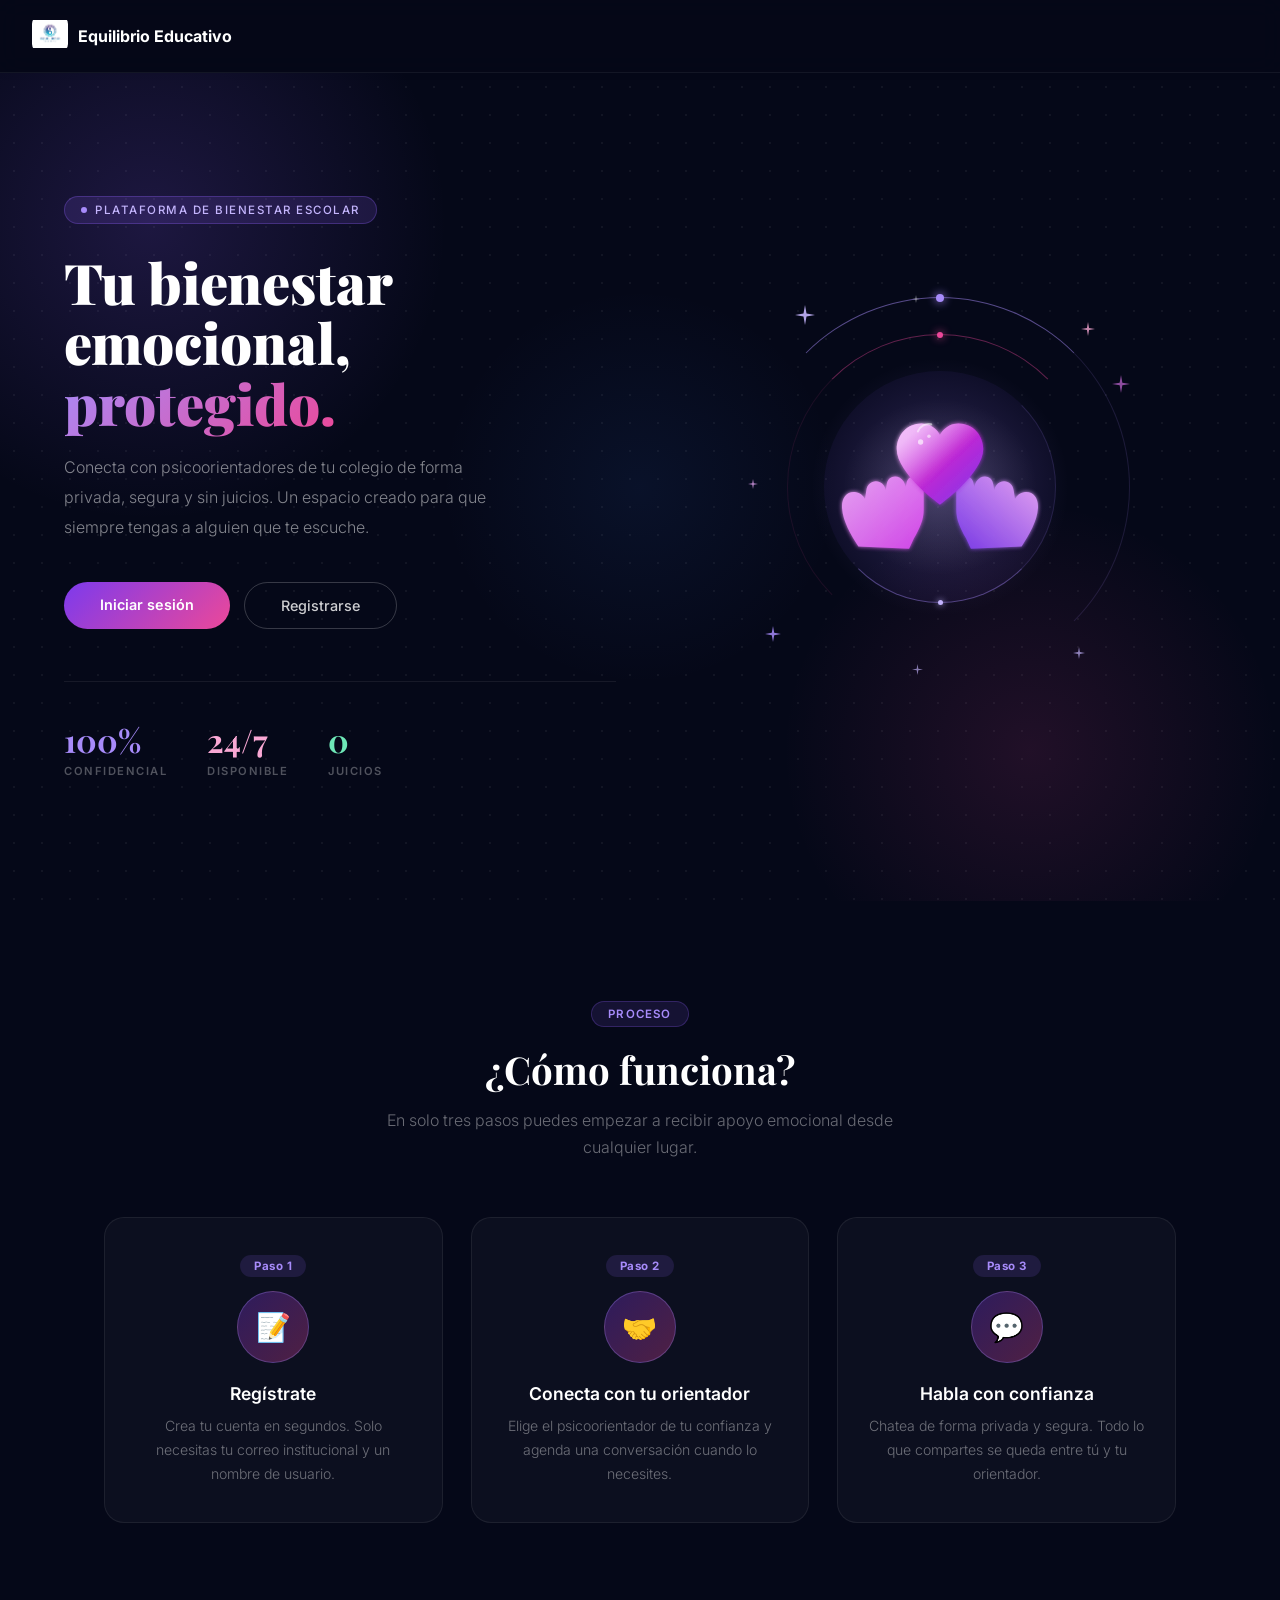
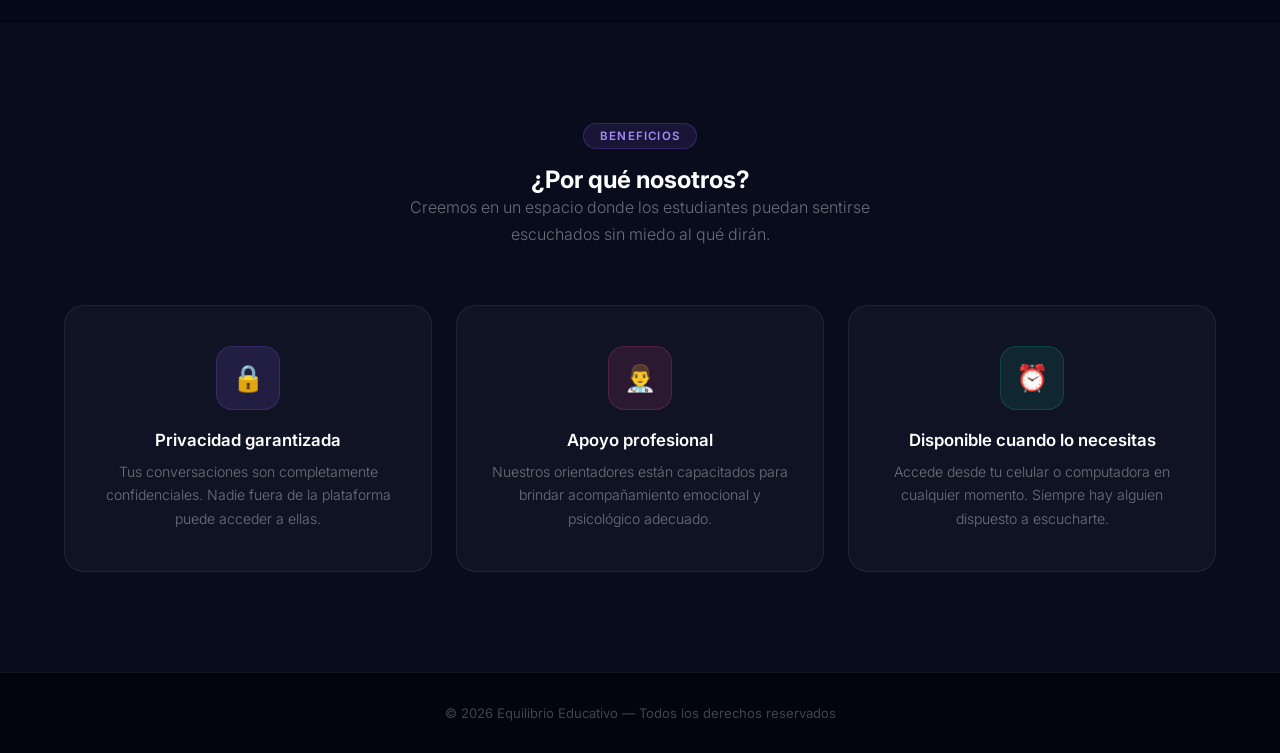
<file: index.html>
<!DOCTYPE html>
<html lang="es">
<head>
    <meta charset="UTF-8">
    <meta name="viewport" content="width=device-width, initial-scale=1.0">
    <title>Equilibrio Educativo — Tu espacio seguro de bienestar emocional</title>
    <link rel="icon" href="data:image/svg+xml,<svg xmlns='http://www.w3.org/2000/svg' viewBox='0 0 100 100'><text y='.9em' font-size='90'>🎓</text></svg>">
    <meta name="description" content="Equilibrio Educativo — Tu espacio seguro de bienestar emocional. Conecta con psicoorientadores de tu colegio de forma privada y segura.">
    <link rel="preconnect" href="https://fonts.googleapis.com">
    <link rel="preconnect" href="https://fonts.gstatic.com" crossorigin>
    <link href="https://fonts.googleapis.com/css2?family=Playfair+Display:wght@400;700;900&family=Inter:wght@300;400;500;600;700;800&display=swap" rel="stylesheet">
    <link rel="stylesheet" href="css/estilos.css">
    <style>
        *, *::before, *::after { box-sizing: border-box; }
        body { margin: 0; font-family: 'Inter', sans-serif; background: #050818; color: #fff; -webkit-font-smoothing: antialiased; }
        a { text-decoration: none; }

        /* ── TOP NAV ── */
        .top-nav {
            display: flex; align-items: center; gap: 10px;
            padding: 16px 32px;
            background: rgba(5,8,24,0.8);
            backdrop-filter: blur(12px);
            border-bottom: 1px solid rgba(255,255,255,0.06);
            position: sticky; top: 0; z-index: 100;
        }
        .nav-logo { width: 36px; height: 36px; object-fit: contain; border-radius: 8px; }
        .nav-brand { font-family: 'Inter', sans-serif; font-weight: 700; font-size: 1rem; color: #fff; }

        /* ── HERO ── */
        .landing-hero {
            width: 100%; min-height: 92vh;
            background: #050818;
            position: relative; overflow: hidden;
            display: grid; grid-template-columns: 1fr 1fr;
            align-items: center;
            padding: 80px 64px;
            gap: 48px;
        }
        .hero-glow-1 { position: absolute; width: 600px; height: 600px; border-radius: 50%; background: radial-gradient(circle, rgba(139,92,246,0.18) 0%, transparent 70%); top: -150px; left: -150px; pointer-events: none; }
        .hero-glow-2 { position: absolute; width: 500px; height: 500px; border-radius: 50%; background: radial-gradient(circle, rgba(236,72,153,0.12) 0%, transparent 70%); bottom: -100px; right: 0; pointer-events: none; }
        .hero-glow-3 { position: absolute; width: 400px; height: 400px; border-radius: 50%; background: radial-gradient(circle, rgba(59,130,246,0.08) 0%, transparent 70%); top: 50%; left: 50%; transform: translate(-50%,-50%); pointer-events: none; }
        .hero-dot-grid { position: absolute; inset: 0; background-image: radial-gradient(rgba(255,255,255,0.05) 1px, transparent 1px); background-size: 28px 28px; pointer-events: none; }

        /* ── HERO LEFT ── */
        .hero-left { position: relative; z-index: 2; }
        .hero-badge {
            display: inline-flex; align-items: center; gap: 8px;
            background: rgba(139,92,246,0.15);
            border: 1px solid rgba(139,92,246,0.3);
            border-radius: 50px; padding: 6px 16px; margin-bottom: 28px;
        }
        .hero-badge-dot { width: 6px; height: 6px; border-radius: 50%; background: #a78bfa; }
        .hero-badge span { font-size: 0.72rem; font-weight: 500; color: #c4b5fd; letter-spacing: 1.5px; text-transform: uppercase; }
        .hero-left h1 {
            font-family: 'Playfair Display', serif;
            font-size: 3.5rem; font-weight: 900; line-height: 1.08;
            color: #fff; margin: 0 0 20px;
        }
        .hero-left h1 em {
            font-style: normal;
            background: linear-gradient(135deg, #a78bfa, #ec4899);
            -webkit-background-clip: text; -webkit-text-fill-color: transparent; background-clip: text;
        }
        .hero-left p {
            font-size: 1rem; color: rgba(255,255,255,0.5);
            line-height: 1.85; max-width: 440px; margin: 0 0 40px; font-weight: 300;
        }
        .hero-btns { display: flex; gap: 14px; flex-wrap: wrap; }
        .hero-btn-main {
            background: linear-gradient(135deg, #7c3aed, #ec4899);
            color: #fff; padding: 14px 36px; border-radius: 50px;
            font-family: 'Inter', sans-serif; font-weight: 600; font-size: 0.9rem;
            border: none; cursor: pointer; transition: all 0.25s ease;
            display: inline-block;
        }
        .hero-btn-main:hover { transform: translateY(-2px); box-shadow: 0 8px 28px rgba(124,58,237,0.4); }
        .hero-btn-out {
            background: transparent; color: rgba(255,255,255,0.8);
            padding: 14px 36px; border-radius: 50px;
            font-family: 'Inter', sans-serif; font-weight: 500; font-size: 0.9rem;
            border: 1px solid rgba(255,255,255,0.2); cursor: pointer;
            transition: all 0.25s ease; display: inline-block;
        }
        .hero-btn-out:hover { border-color: rgba(255,255,255,0.5); background: rgba(255,255,255,0.05); transform: translateY(-2px); }
        .hero-stats {
            display: flex; gap: 40px; margin-top: 52px;
            padding-top: 36px; border-top: 1px solid rgba(255,255,255,0.07);
        }
        .hero-stat-num { font-family: 'Playfair Display', serif; font-size: 2rem; font-weight: 700; display: block; }
        .hero-stat-label { font-size: 0.7rem; font-weight: 600; color: rgba(255,255,255,0.3); text-transform: uppercase; letter-spacing: 1.5px; display: block; margin-top: 3px; }

        /* ── HERO RIGHT — ILLUSTRATION ── */
        .hero-right { position: relative; z-index: 2; display: flex; align-items: center; justify-content: center; }
        .illustration-wrap { position: relative; width: 400px; height: 400px; display: flex; align-items: center; justify-content: center; }

        .ring-base { position: absolute; border-radius: 50%; top: 50%; left: 50%; }
        .ring-1 {
            width: 380px; height: 380px;
            border: 1px solid transparent;
            border-top-color: rgba(167,139,250,0.5);
            border-right-color: rgba(167,139,250,0.15);
            animation: spin-cw 12s linear infinite;
            margin-top: -190px; margin-left: -190px;
        }
        .ring-2 {
            width: 306px; height: 306px;
            border: 1px solid transparent;
            border-top-color: rgba(236,72,153,0.4);
            border-left-color: rgba(236,72,153,0.1);
            animation: spin-ccw 9s linear infinite;
            margin-top: -153px; margin-left: -153px;
        }
        .ring-3 {
            width: 232px; height: 232px;
            background: rgba(139,92,246,0.06);
            border: 1px solid transparent;
            border-bottom-color: rgba(167,139,250,0.4);
            border-right-color: rgba(167,139,250,0.15);
            animation: spin-cw 7s linear infinite;
            margin-top: -116px; margin-left: -116px;
        }
        .orbit-dot { position: absolute; border-radius: 50%; }
        .dot-outer { width: 8px; height: 8px; background: #a78bfa; box-shadow: 0 0 10px #a78bfa; top: -4px; left: 50%; margin-left: -4px; }
        .dot-mid { width: 6px; height: 6px; background: #ec4899; box-shadow: 0 0 8px #ec4899; top: -3px; left: 50%; margin-left: -3px; }
        .dot-inner { width: 5px; height: 5px; background: #c4b5fd; box-shadow: 0 0 6px #c4b5fd; bottom: -2.5px; left: 50%; margin-left: -2.5px; }
        .ring-glow { position: absolute; width: 260px; height: 260px; border-radius: 50%; background: radial-gradient(circle, rgba(167,139,250,0.22) 0%, transparent 70%); }

        .sparkle-el { position: absolute; pointer-events: none; }
        .sp1{top:18px;left:55px;animation:twinkle 2.1s ease-in-out infinite;}
        .sp2{top:35px;right:45px;animation:twinkle 1.7s ease-in-out infinite 0.4s;}
        .sp3{bottom:45px;left:25px;animation:twinkle 2.4s ease-in-out infinite 0.8s;}
        .sp4{bottom:28px;right:55px;animation:twinkle 1.9s ease-in-out infinite 1.2s;}
        .sp5{top:48%;left:8px;animation:twinkle 2.6s ease-in-out infinite 0.3s;}
        .sp6{top:22%;right:10px;animation:twinkle 2s ease-in-out infinite 0.6s;}
        .sp7{top:8px;left:43%;animation:twinkle 1.8s ease-in-out infinite 1s;}
        .sp8{bottom:12px;left:43%;animation:twinkle 2.3s ease-in-out infinite 0.2s;}

        @keyframes spin-cw { from{transform:rotate(0deg);} to{transform:rotate(360deg);} }
        @keyframes spin-ccw { from{transform:rotate(0deg);} to{transform:rotate(-360deg);} }
        @keyframes twinkle { 0%,100%{opacity:0;transform:scale(0.4) rotate(0deg);} 50%{opacity:1;transform:scale(1) rotate(20deg);} }
        @keyframes pageFadeIn { from{opacity:0;} to{opacity:1;} }
        body { animation: pageFadeIn 0.5s ease; }

        /* ── SECTIONS ── */
        .landing-section { padding: 100px 64px; max-width: 1200px; margin: 0 auto; }
        .section-tag {
            display: inline-block; background: rgba(139,92,246,0.12);
            border: 1px solid rgba(139,92,246,0.25); border-radius: 50px;
            padding: 5px 16px; font-size: 0.72rem; font-weight: 600;
            color: #a78bfa; letter-spacing: 1.2px; text-transform: uppercase;
            margin-bottom: 16px;
        }
        .landing-section h2 {
            font-family: 'Playfair Display', serif;
            font-size: 2.4rem; font-weight: 700; text-align: center;
            margin: 0 0 12px; color: #fff;
        }
        .section-sub { text-align: center; color: rgba(255,255,255,0.4); font-size: 1rem; max-width: 520px; margin: 0 auto 56px; line-height: 1.7; font-weight: 300; }

        /* ── STEPS ── */
        .steps-grid { display: grid; grid-template-columns: repeat(3,1fr); gap: 28px; }
        .step-card {
            background: rgba(255,255,255,0.03);
            border: 1px solid rgba(255,255,255,0.07);
            border-radius: 20px; padding: 36px 28px; text-align: center;
            transition: all 0.3s ease;
        }
        .step-card:hover { border-color: rgba(167,139,250,0.3); background: rgba(139,92,246,0.06); transform: translateY(-4px); }
        .step-icon {
            width: 72px; height: 72px; border-radius: 50%;
            background: linear-gradient(135deg, rgba(124,58,237,0.3), rgba(236,72,153,0.3));
            border: 1px solid rgba(167,139,250,0.3);
            display: flex; align-items: center; justify-content: center;
            font-size: 28px; margin: 0 auto 20px;
        }
        .step-number {
            display: inline-block; background: rgba(139,92,246,0.15);
            color: #a78bfa; font-size: 0.72rem; font-weight: 700;
            padding: 4px 14px; border-radius: 50px; margin-bottom: 14px; letter-spacing: 0.5px;
        }
        .step-card h3 { font-size: 1.1rem; font-weight: 600; margin: 0 0 10px; color: #fff; }
        .step-card p { font-size: 0.88rem; color: rgba(255,255,255,0.4); margin: 0; line-height: 1.7; font-weight: 300; }

        /* ── WHY SECTION ── */
        .why-section { padding: 100px 64px; background: rgba(255,255,255,0.015); }
        .why-inner { max-width: 1200px; margin: 0 auto; }
        .why-grid { display: grid; grid-template-columns: repeat(3,1fr); gap: 24px; }
        .why-card {
            background: rgba(255,255,255,0.03);
            border: 1px solid rgba(255,255,255,0.07);
            border-radius: 20px; padding: 40px 32px; text-align: center;
            transition: all 0.3s ease;
        }
        .why-card:hover { transform: translateY(-4px); border-color: rgba(167,139,250,0.25); box-shadow: 0 20px 40px rgba(0,0,0,0.3); }
        .why-icon {
            width: 64px; height: 64px; border-radius: 16px;
            display: flex; align-items: center; justify-content: center;
            font-size: 26px; margin: 0 auto 20px;
        }
        .why-icon.purple { background: rgba(139,92,246,0.15); border: 1px solid rgba(139,92,246,0.2); }
        .why-icon.pink { background: rgba(236,72,153,0.12); border: 1px solid rgba(236,72,153,0.2); }
        .why-icon.teal { background: rgba(20,184,166,0.12); border: 1px solid rgba(20,184,166,0.2); }
        .why-card h3 { font-size: 1.05rem; font-weight: 600; margin: 0 0 10px; color: #fff; }
        .why-card p { font-size: 0.88rem; color: rgba(255,255,255,0.4); margin: 0; line-height: 1.7; font-weight: 300; }

        /* ── FOOTER ── */
        .landing-footer {
            background: rgba(0,0,0,0.4); border-top: 1px solid rgba(255,255,255,0.06);
            text-align: center; padding: 32px 24px; font-size: 0.82rem;
            color: rgba(255,255,255,0.25);
        }

        /* ── ANIMATE ON SCROLL ── */
        .animate-on-scroll { opacity: 0; transform: translateY(28px); transition: opacity 0.6s ease, transform 0.6s ease; }
        .animate-on-scroll.visible { opacity: 1; transform: translateY(0); }

        /* ── RESPONSIVE ── */
        @media (max-width: 900px) {
            .landing-hero { grid-template-columns: 1fr; padding: 60px 28px; text-align: center; min-height: auto; }
            .hero-left { display: flex; flex-direction: column; align-items: center; }
            .hero-left p { margin-left: auto; margin-right: auto; }
            .hero-right { display: none; }
            .hero-left h1 { font-size: 2.4rem; }
            .landing-section, .why-section { padding: 64px 24px; }
            .steps-grid, .why-grid { grid-template-columns: 1fr; gap: 20px; }
            .hero-stats { justify-content: center; }
        }
        @media (prefers-reduced-motion: reduce) {
            *, *::before, *::after { animation-duration: 0.01ms !important; transition-duration: 0.01ms !important; }
        }
    </style>
</head>
<body>

    <nav class="top-nav">
        <a href="/index.html">
            <img src="/img/logo.png" alt="Equilibrio Educativo" class="nav-logo">
        </a>
        <span class="nav-brand">Equilibrio Educativo</span>
    </nav>

    <section class="landing-hero">
        <div class="hero-dot-grid"></div>
        <div class="hero-glow-1"></div>
        <div class="hero-glow-2"></div>
        <div class="hero-glow-3"></div>

        <!-- TEXTO -->
        <div class="hero-left">
            <div class="hero-badge">
                <div class="hero-badge-dot"></div>
                <span>Plataforma de bienestar escolar</span>
            </div>
            <h1>Tu bienestar<br>emocional,<br><em>protegido.</em></h1>
            <p>Conecta con psicoorientadores de tu colegio de forma privada, segura y sin juicios. Un espacio creado para que siempre tengas a alguien que te escuche.</p>
            <div class="hero-btns">
                <a href="login.html" class="hero-btn-main">Iniciar sesión</a>
                <a href="registro.html" class="hero-btn-out">Registrarse</a>
            </div>
            <div class="hero-stats">
                <div>
                    <span class="hero-stat-num" style="color:#a78bfa;">100%</span>
                    <span class="hero-stat-label">Confidencial</span>
                </div>
                <div>
                    <span class="hero-stat-num" style="color:#f9a8d4;">24/7</span>
                    <span class="hero-stat-label">Disponible</span>
                </div>
                <div>
                    <span class="hero-stat-num" style="color:#6ee7b7;">0</span>
                    <span class="hero-stat-label">Juicios</span>
                </div>
            </div>
        </div>

        <!-- ILUSTRACIÓN -->
        <div class="hero-right">
            <div class="illustration-wrap">
                <!-- Anillos giratorios -->
                <div class="ring-base ring-1"><div class="orbit-dot dot-outer"></div></div>
                <div class="ring-base ring-2"><div class="orbit-dot dot-mid"></div></div>
                <div class="ring-base ring-3"><div class="orbit-dot dot-inner"></div></div>
                <div class="ring-glow"></div>

                <!-- Destellos -->
                <svg class="sparkle-el sp1" width="20" height="20" viewBox="0 0 20 20"><path d="M10 0 L11.5 8.5 L20 10 L11.5 11.5 L10 20 L8.5 11.5 L0 10 L8.5 8.5 Z" fill="#c4b5fd" opacity="0.9"/></svg>
                <svg class="sparkle-el sp2" width="14" height="14" viewBox="0 0 20 20"><path d="M10 0 L11.5 8.5 L20 10 L11.5 11.5 L10 20 L8.5 11.5 L0 10 L8.5 8.5 Z" fill="#f9a8d4" opacity="0.8"/></svg>
                <svg class="sparkle-el sp3" width="16" height="16" viewBox="0 0 20 20"><path d="M10 0 L11.5 8.5 L20 10 L11.5 11.5 L10 20 L8.5 11.5 L0 10 L8.5 8.5 Z" fill="#a78bfa" opacity="0.85"/></svg>
                <svg class="sparkle-el sp4" width="12" height="12" viewBox="0 0 20 20"><path d="M10 0 L11.5 8.5 L20 10 L11.5 11.5 L10 20 L8.5 11.5 L0 10 L8.5 8.5 Z" fill="#c4b5fd" opacity="0.7"/></svg>
                <svg class="sparkle-el sp5" width="10" height="10" viewBox="0 0 20 20"><path d="M10 0 L11.5 8.5 L20 10 L11.5 11.5 L10 20 L8.5 11.5 L0 10 L8.5 8.5 Z" fill="#f0abfc" opacity="0.75"/></svg>
                <svg class="sparkle-el sp6" width="18" height="18" viewBox="0 0 20 20"><path d="M10 0 L11.5 8.5 L20 10 L11.5 11.5 L10 20 L8.5 11.5 L0 10 L8.5 8.5 Z" fill="#e879f9" opacity="0.6"/></svg>
                <svg class="sparkle-el sp7" width="8" height="8" viewBox="0 0 20 20"><path d="M10 0 L11.5 8.5 L20 10 L11.5 11.5 L10 20 L8.5 11.5 L0 10 L8.5 8.5 Z" fill="#fff" opacity="0.5"/></svg>
                <svg class="sparkle-el sp8" width="11" height="11" viewBox="0 0 20 20"><path d="M10 0 L11.5 8.5 L20 10 L11.5 11.5 L10 20 L8.5 11.5 L0 10 L8.5 8.5 Z" fill="#c4b5fd" opacity="0.65"/></svg>

                <!-- Corazón con manos -->
                <svg width="300" height="300" viewBox="0 0 680 520" xmlns="http://www.w3.org/2000/svg" style="position:relative;z-index:2;">
                    <defs>
                        <radialGradient id="hbg" cx="50%" cy="50%" r="50%">
                            <stop offset="0%" stop-color="#f3e8ff" stop-opacity="0.3"/>
                            <stop offset="100%" stop-color="#fdf4ff" stop-opacity="0"/>
                        </radialGradient>
                        <linearGradient id="hg" x1="0%" y1="0%" x2="100%" y2="100%">
                            <stop offset="0%" stop-color="#e879f9"/>
                            <stop offset="50%" stop-color="#c026d3"/>
                            <stop offset="100%" stop-color="#7c3aed"/>
                        </linearGradient>
                        <linearGradient id="hl" x1="0%" y1="0%" x2="100%" y2="100%">
                            <stop offset="0%" stop-color="#f0abfc"/>
                            <stop offset="100%" stop-color="#d946ef"/>
                        </linearGradient>
                        <linearGradient id="hr" x1="100%" y1="0%" x2="0%" y2="100%">
                            <stop offset="0%" stop-color="#f0abfc"/>
                            <stop offset="100%" stop-color="#7c3aed"/>
                        </linearGradient>
                        <linearGradient id="hs" x1="20%" y1="10%" x2="60%" y2="50%">
                            <stop offset="0%" stop-color="#ffffff" stop-opacity="0.55"/>
                            <stop offset="100%" stop-color="#ffffff" stop-opacity="0"/>
                        </linearGradient>
                        <filter id="glow">
                            <feGaussianBlur stdDeviation="5" result="blur"/>
                            <feMerge><feMergeNode in="blur"/><feMergeNode in="SourceGraphic"/></feMerge>
                        </filter>
                    </defs>
                    <ellipse cx="340" cy="260" rx="220" ry="200" fill="url(#hbg)" opacity="0.5"/>
                    <path d="M 155 395 C 138 368 120 338 118 308 C 116 284 130 268 150 272 C 158 273 165 278 170 287 L 173 268 C 175 251 190 243 204 249 C 211 252 216 259 217 268 L 219 255 C 221 238 236 232 249 239 C 256 243 261 251 262 260 L 264 252 C 266 237 281 232 293 240 C 301 244 304 254 303 265 L 303 312 C 303 334 294 354 281 376 L 270 400 Z" fill="url(#hl)" opacity="0.95" filter="url(#glow)"/>
                    <path d="M 525 395 C 542 368 560 338 562 308 C 564 284 550 268 530 272 C 522 273 515 278 510 287 L 507 268 C 505 251 490 243 476 249 C 469 252 464 259 463 268 L 461 255 C 459 238 444 232 431 239 C 424 243 419 251 418 260 L 416 252 C 414 237 399 232 387 240 C 379 244 376 254 377 265 L 377 312 C 377 334 386 354 399 376 L 410 400 Z" fill="url(#hr)" opacity="0.95" filter="url(#glow)"/>
                    <g transform="translate(340, 242)" filter="url(#glow)">
                        <path d="M 0 -100 C 0 -100 -12 -126 -42 -126 C -74 -126 -98 -100 -98 -68 C -98 -12 0 58 0 58 C 0 58 98 -12 98 -68 C 98 -100 74 -126 42 -126 C 12 -126 0 -100 0 -100 Z" fill="url(#hg)"/>
                        <path d="M 0 -100 C 0 -100 -12 -126 -42 -126 C -74 -126 -98 -100 -98 -68 C -98 -12 0 58 0 58 C 0 58 98 -12 98 -68 C 98 -100 74 -126 42 -126 C 12 -126 0 -100 0 -100 Z" fill="url(#hs)"/>
                        <path d="M -50 -108 C -45 -120 -33 -127 -20 -124" fill="none" stroke="white" stroke-width="5" stroke-linecap="round" opacity="0.5"/>
                    </g>
                    <circle cx="296" cy="158" r="6" fill="#fdf4ff" opacity="0.7"/>
                    <circle cx="315" cy="145" r="4" fill="white" opacity="0.55"/>
                </svg>
            </div>
        </div>
    </section>

    <!-- CÓMO FUNCIONA -->
    <section class="landing-section">
        <div style="text-align:center;">
            <div class="section-tag">Proceso</div>
            <h2>¿Cómo funciona?</h2>
            <p class="section-sub">En solo tres pasos puedes empezar a recibir apoyo emocional desde cualquier lugar.</p>
        </div>
        <div class="steps-grid">
            <div class="step-card animate-on-scroll">
                <div class="step-number">Paso 1</div>
                <div class="step-icon">📝</div>
                <h3>Regístrate</h3>
                <p>Crea tu cuenta en segundos. Solo necesitas tu correo institucional y un nombre de usuario.</p>
            </div>
            <div class="step-card animate-on-scroll">
                <div class="step-number">Paso 2</div>
                <div class="step-icon">🤝</div>
                <h3>Conecta con tu orientador</h3>
                <p>Elige el psicoorientador de tu confianza y agenda una conversación cuando lo necesites.</p>
            </div>
            <div class="step-card animate-on-scroll">
                <div class="step-number">Paso 3</div>
                <div class="step-icon">💬</div>
                <h3>Habla con confianza</h3>
                <p>Chatea de forma privada y segura. Todo lo que compartes se queda entre tú y tu orientador.</p>
            </div>
        </div>
    </section>

    <!-- POR QUÉ NOSOTROS -->
    <section class="why-section">
        <div class="why-inner">
            <div style="text-align:center;">
                <div class="section-tag">Beneficios</div>
                <h2>¿Por qué nosotros?</h2>
                <p class="section-sub">Creemos en un espacio donde los estudiantes puedan sentirse escuchados sin miedo al qué dirán.</p>
            </div>
            <div class="why-grid">
                <div class="why-card animate-on-scroll">
                    <div class="why-icon purple">🔒</div>
                    <h3>Privacidad garantizada</h3>
                    <p>Tus conversaciones son completamente confidenciales. Nadie fuera de la plataforma puede acceder a ellas.</p>
                </div>
                <div class="why-card animate-on-scroll">
                    <div class="why-icon pink">👨‍⚕️</div>
                    <h3>Apoyo profesional</h3>
                    <p>Nuestros orientadores están capacitados para brindar acompañamiento emocional y psicológico adecuado.</p>
                </div>
                <div class="why-card animate-on-scroll">
                    <div class="why-icon teal">⏰</div>
                    <h3>Disponible cuando lo necesitas</h3>
                    <p>Accede desde tu celular o computadora en cualquier momento. Siempre hay alguien dispuesto a escucharte.</p>
                </div>
            </div>
        </div>
    </section>

    <footer class="landing-footer">
        <p>© 2026 Equilibrio Educativo — Todos los derechos reservados</p>
    </footer>

    <script src="js/animations.js"></script>
</body>
</html>
</file>
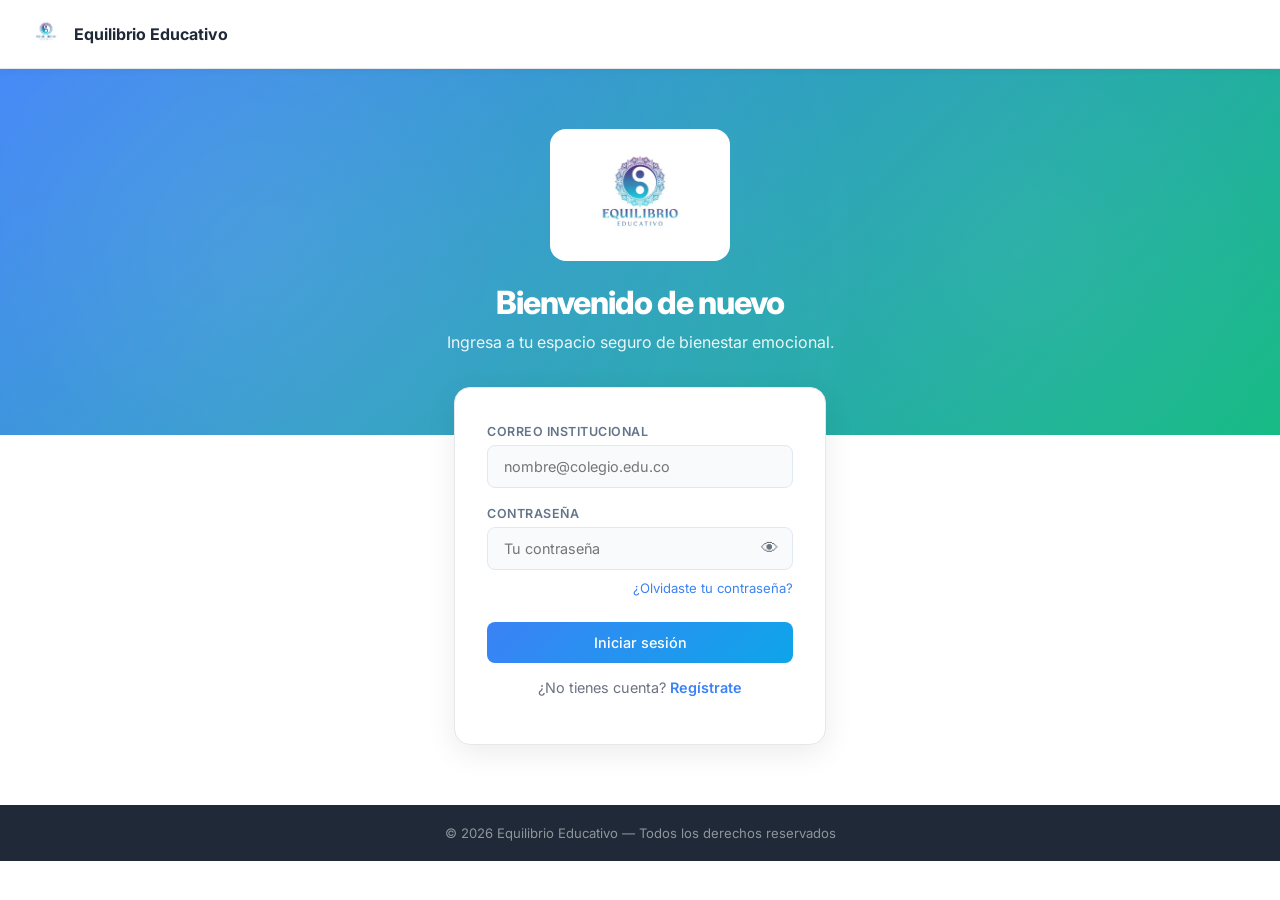
<file: admin.html>
<!DOCTYPE html>
<html lang="es">
<head>
    <meta charset="UTF-8">
    <meta name="viewport" content="width=device-width, initial-scale=1.0">
    <title>Panel Admin — Equilibrio Educativo</title>
    <link rel="icon" href="data:image/svg+xml,<svg xmlns='http://www.w3.org/2000/svg' viewBox='0 0 100 100'><text y='.9em' font-size='90'>🎓</text></svg>">
    <meta name="description" content="Panel de administración — Equilibrio Educativo. Gestiona psicoorientadores y estudiantes del sistema.">
    <link rel="preconnect" href="https://fonts.googleapis.com">
    <link rel="preconnect" href="https://fonts.gstatic.com" crossorigin>
    <link href="https://fonts.googleapis.com/css2?family=Inter:wght@300;400;500;600;700&display=swap" rel="stylesheet">
    <link rel="stylesheet" href="css/estilos.css">
</head>
<body>

    <nav class="top-nav">
        <a href="/index.html">
            <img src="/img/logo.png" alt="Equilibrio Educativo" class="nav-logo">
        </a>
        <span class="nav-brand">Equilibrio Educativo</span>
    </nav>

    <div class="app-layout">

        <nav class="sidebar">
            <img src="/img/logo.png" class="sidebar-logo" style="width: 44px; height: 44px; object-fit: contain; border-radius: 12px; padding: 4px;" alt="Logo">
            <a href="admin.html" class="sidebar-icon active" title="Inicio" aria-label="Inicio">🏠</a>
            <a href="#" class="sidebar-icon" title="Psicoorientadores" aria-label="Psicoorientadores">👨‍⚕️</a>
            <a href="#" class="sidebar-icon" title="Estudiantes" aria-label="Estudiantes">🎓</a>
           <a href="#" class="sidebar-icon" title="Cambiar tema" id="btn-tema" aria-label="Cambiar tema">🌙</a>
<a href="#" class="sidebar-icon bottom" title="Cerrar sesión" id="btn-logout" aria-label="Cerrar sesión">🚪</a>
        </nav>

        <main class="page-content">
            <div class="contenedor">
                <h2>Panel de Administrador 👨‍💼</h2>
                <p>Gestiona los psicoorientadores y estudiantes del sistema.</p>

                <h2 style="margin-bottom: 16px;">Psicoorientadores pendientes</h2>
                <div id="lista-pendientes" class="lista-cards">
                    <div class="skeleton skeleton-card"></div>
                    <div class="skeleton skeleton-card"></div>
                </div>

                <h2 style="margin-top: 32px; margin-bottom: 16px;">Psicoorientadores aprobados</h2>
                <div id="lista-aprobados" class="lista-cards">
                    <div class="skeleton skeleton-card"></div>
                    <div class="skeleton skeleton-card"></div>
                </div>

                <h2 style="margin-top: 32px; margin-bottom: 16px;">Estudiantes registrados</h2>
                <div id="lista-estudiantes" class="lista-cards">
                    <div class="skeleton skeleton-card"></div>
                    <div class="skeleton skeleton-card"></div>
                </div>
            </div>
        </main>

    </div>

    <div id="loader-overlay" class="loader-overlay" style="display:none;">
        <div class="hexagon-loader">
            <div class="hexagon hex-outer"></div>
            <div class="hexagon hex-middle"></div>
            <div class="hexagon hex-inner"></div>
        </div>
    </div>
    <script type="module" src="js/admin.js"></script>
    <script type="module" src="js/tema.js"></script>
    <script src="js/animations.js"></script>
</body>
</html>
</file>
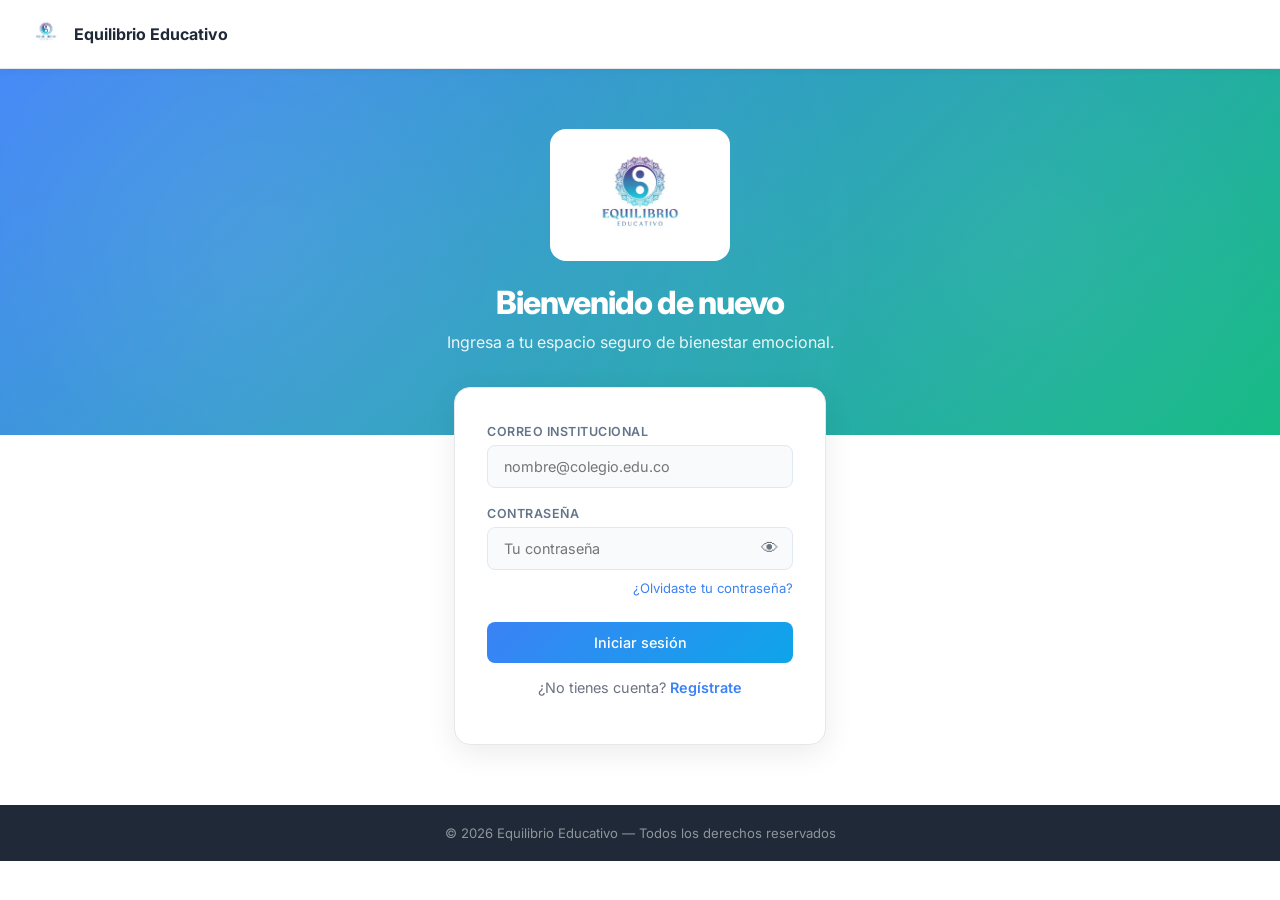
<file: chat.html>
<!DOCTYPE html>
<html lang="es">
<head>
    <meta charset="UTF-8">
    <meta name="viewport" content="width=device-width, initial-scale=1.0">
    <title>Chat — Equilibrio Educativo</title>
    <link rel="icon" href="data:image/svg+xml,<svg xmlns='http://www.w3.org/2000/svg' viewBox='0 0 100 100'><text y='.9em' font-size='90'>🎓</text></svg>">
    <meta name="description" content="Chat privado y seguro con tu psicoorientador — Equilibrio Educativo.">
    <link rel="preconnect" href="https://fonts.googleapis.com">
    <link rel="preconnect" href="https://fonts.gstatic.com" crossorigin>
    <link href="https://fonts.googleapis.com/css2?family=Inter:wght@300;400;500;600;700&display=swap" rel="stylesheet">
    <link rel="stylesheet" href="css/estilos.css">
</head>
<body>

    <nav class="top-nav">
        <a href="/index.html">
            <img src="/img/logo.png" alt="Equilibrio Educativo" class="nav-logo">
        </a>
        <span class="nav-brand">Equilibrio Educativo</span>
    </nav>

    <div class="app-layout">

        <nav class="sidebar">
            <img src="/img/logo.png" class="sidebar-logo" style="width: 44px; height: 44px; object-fit: contain; border-radius: 12px; padding: 4px;" alt="Logo">
            <a href="estudiante.html" class="sidebar-icon" title="Inicio" aria-label="Inicio">🏠</a>
            <a href="#" class="sidebar-icon active" title="Chat" aria-label="Chat">💬</a>
            <a href="#" class="sidebar-icon" title="Historial" aria-label="Historial">📊</a>
            <a href="#" class="sidebar-icon" title="Cambiar tema" id="btn-tema" aria-label="Cambiar tema">🌙</a>
<a href="#" class="sidebar-icon bottom" title="Cerrar sesión" id="btn-logout" aria-label="Cerrar sesión">🚪</a>
        </nav>

        <main class="page-content">
            <div class="contenedor-chat">

                <div class="chat-topbar animate-on-scroll">
                    <div class="chat-avatar" id="avatar-receptor">👤</div>
                    <div>
                        <h4 id="nombre-receptor">Cargando...</h4>
                        <p>En línea</p>
                    </div>
                </div>

                <div id="mensajes" class="mensajes animate-on-scroll">
                    <div class="skeleton" style="height: 40px; width: 60%; margin-bottom: 8px;"></div>
                    <div class="skeleton" style="height: 40px; width: 45%; margin-bottom: 8px; align-self: flex-end;"></div>
                    <div class="skeleton" style="height: 40px; width: 55%; margin-bottom: 8px;"></div>
                    <div class="skeleton" style="height: 40px; width: 35%; margin-bottom: 8px; align-self: flex-end;"></div>
                </div>

                <div class="input-chat">
                    <input
                        type="text"
                        id="texto-mensaje"
                        placeholder="Escribe tu mensaje..."
                    >
                    <button id="btn-enviar" class="btn-principal">Enviar ➤</button>
                </div>

            </div>
        </main>

    </div>

    <div id="loader-overlay" class="loader-overlay" style="display:none;">
        <div class="hexagon-loader">
            <div class="hexagon hex-outer"></div>
            <div class="hexagon hex-middle"></div>
            <div class="hexagon hex-inner"></div>
        </div>
    </div>
    <script type="module" src="js/chat.js"></script>
<script type="module" src="js/tema.js"></script>
    <script src="js/animations.js"></script>
</body>
</html>
</file>
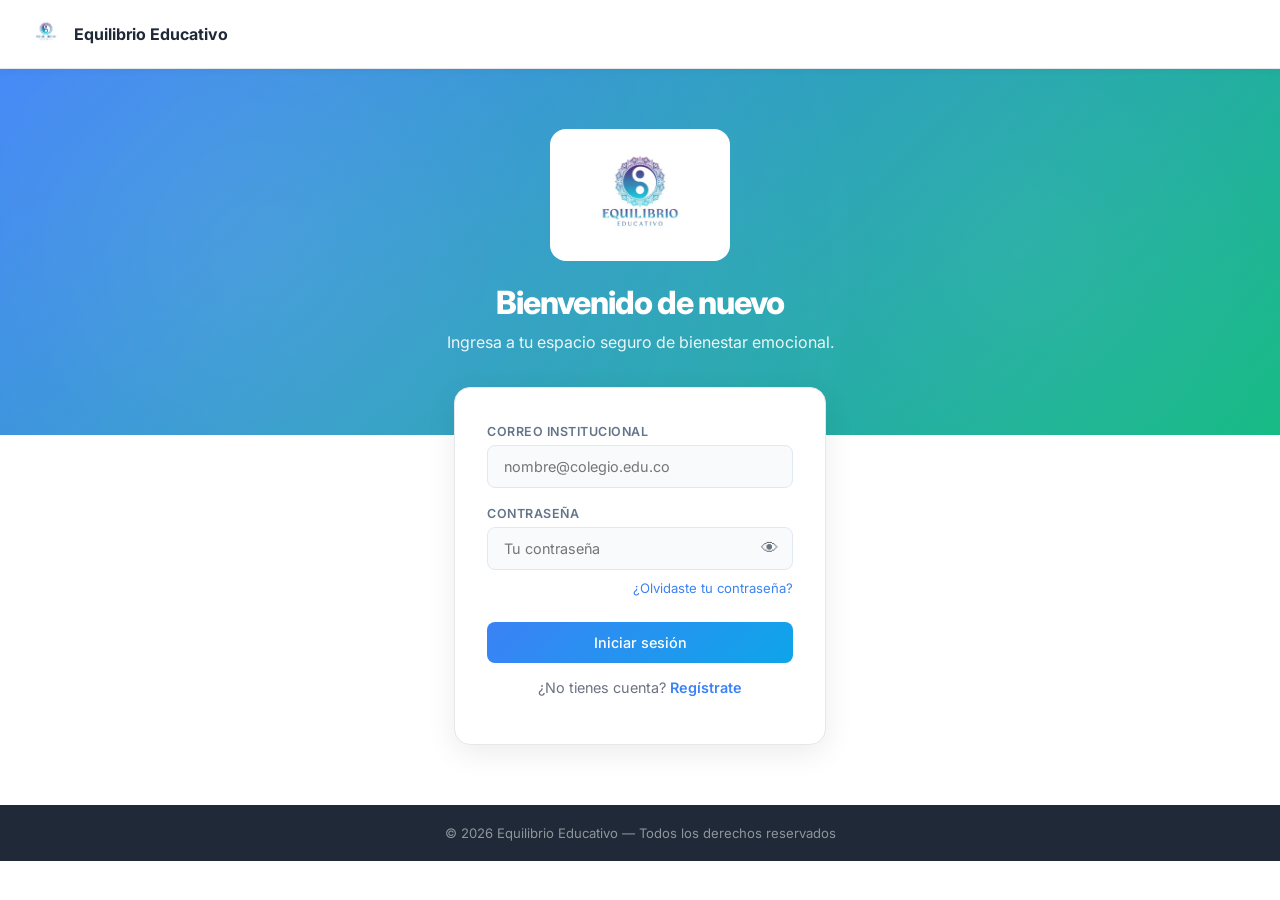
<file: estudiante.html>
<!DOCTYPE html>
<html lang="es">
<head>
    <meta charset="UTF-8">
    <meta name="viewport" content="width=device-width, initial-scale=1.0">
    <title>Panel Estudiante — Equilibrio Educativo</title>
    <link rel="icon" href="data:image/svg+xml,<svg xmlns='http://www.w3.org/2000/svg' viewBox='0 0 100 100'><text y='.9em' font-size='90'>🎓</text></svg>">
    <meta name="description" content="Panel de estudiante — Equilibrio Educativo. Selecciona tu estado emocional y chatea con psicoorientadores.">
    <link rel="preconnect" href="https://fonts.googleapis.com">
    <link rel="preconnect" href="https://fonts.gstatic.com" crossorigin>
    <link href="https://fonts.googleapis.com/css2?family=Inter:wght@300;400;500;600;700&family=Playfair+Display:wght@600&display=swap" rel="stylesheet">
    <link rel="stylesheet" href="css/estilos.css">
</head>
<body>

    <div class="est-layout">

        <main class="est-main">
            <button class="est-mobile-toggle" id="btn-toggle-sidebar" aria-label="Ver conversaciones">
                <svg width="20" height="20" viewBox="0 0 24 24" fill="none" stroke="currentColor" stroke-width="2" stroke-linecap="round" stroke-linejoin="round"><path d="M21 15a2 2 0 0 1-2 2H7l-4 4V5a2 2 0 0 1 2-2h14a2 2 0 0 1 2 2z"/></svg>
                <span>Mis conversaciones</span>
            </button>

            <div class="dashboard-grid">
                <div class="conversations-panel" id="conversations-panel">
                    <div class="conv-panel-header">
                        <div class="conv-user-avatar" id="sidebar-avatar"></div>
                        <div class="conv-user-info">
                            <span class="conv-user-name" id="sidebar-username"></span>
                            <span class="conv-user-role">estudiante</span>
                        </div>
                        <div class="conv-panel-actions">
                            <button class="conv-panel-btn" id="btn-tema" title="Cambiar tema" aria-label="Cambiar tema">🌙</button>
                            <button class="conv-panel-btn" id="btn-logout" title="Cerrar sesión" aria-label="Cerrar sesión">🚪</button>
                        </div>
                    </div>
                    <h3 class="conv-title">Mis Conversaciones</h3>
                    <div id="lista-conversaciones" class="conv-list"></div>
                </div>

                <div class="dashboard-main">
                    <h2 class="est-greeting">Hola, <span id="nombre-usuario"></span> 👋</h2>
                    <p class="est-subtitle">¿Cómo te sientes hoy?</p>

                    <div class="est-emotion-box" id="est-emotion-box">
                        <div class="est-emotion-display" id="est-emotion-display"></div>
                        <div class="emotion-row" id="emotion-row">
                            <div class="emo-card" data-emotion="triste"><span class="emoji">😔</span><span>Triste</span></div>
                            <div class="emo-card" data-emotion="regular"><span class="emoji">😐</span><span>Regular</span></div>
                            <div class="emo-card" data-emotion="bien"><span class="emoji">🙂</span><span>Bien</span></div>
                            <div class="emo-card" data-emotion="genial"><span class="emoji">😄</span><span>Genial</span></div>
                            <div class="emo-card" data-emotion="ansioso"><span class="emoji">😰</span><span>Ansioso</span></div>
                        </div>
                    </div>
                    <div id="emocion-status-msg" class="emocion-status-msg" style="display:none;"></div>

                    <h2 class="section-title-accent">Psicoorientadores disponibles</h2>
                    <div id="lista-psicoorientadores" class="lista-cards">
                        <div class="skeleton skeleton-card"></div>
                        <div class="skeleton skeleton-card"></div>
                        <div class="skeleton skeleton-card"></div>
                    </div>
                </div>
            </div>
        </main>

    </div>

    <div class="est-sidebar-overlay" id="est-sidebar-overlay"></div>

    <div id="loader-overlay" class="loader-overlay" style="display:none;">
        <div class="hexagon-loader">
            <div class="hexagon hex-outer"></div>
            <div class="hexagon hex-middle"></div>
            <div class="hexagon hex-inner"></div>
        </div>
    </div>
    <script type="module" src="js/estudiante.js"></script>
    <script type="module" src="js/tema.js"></script>
    <script src="js/animations.js"></script>
</body>
</html>
</file>
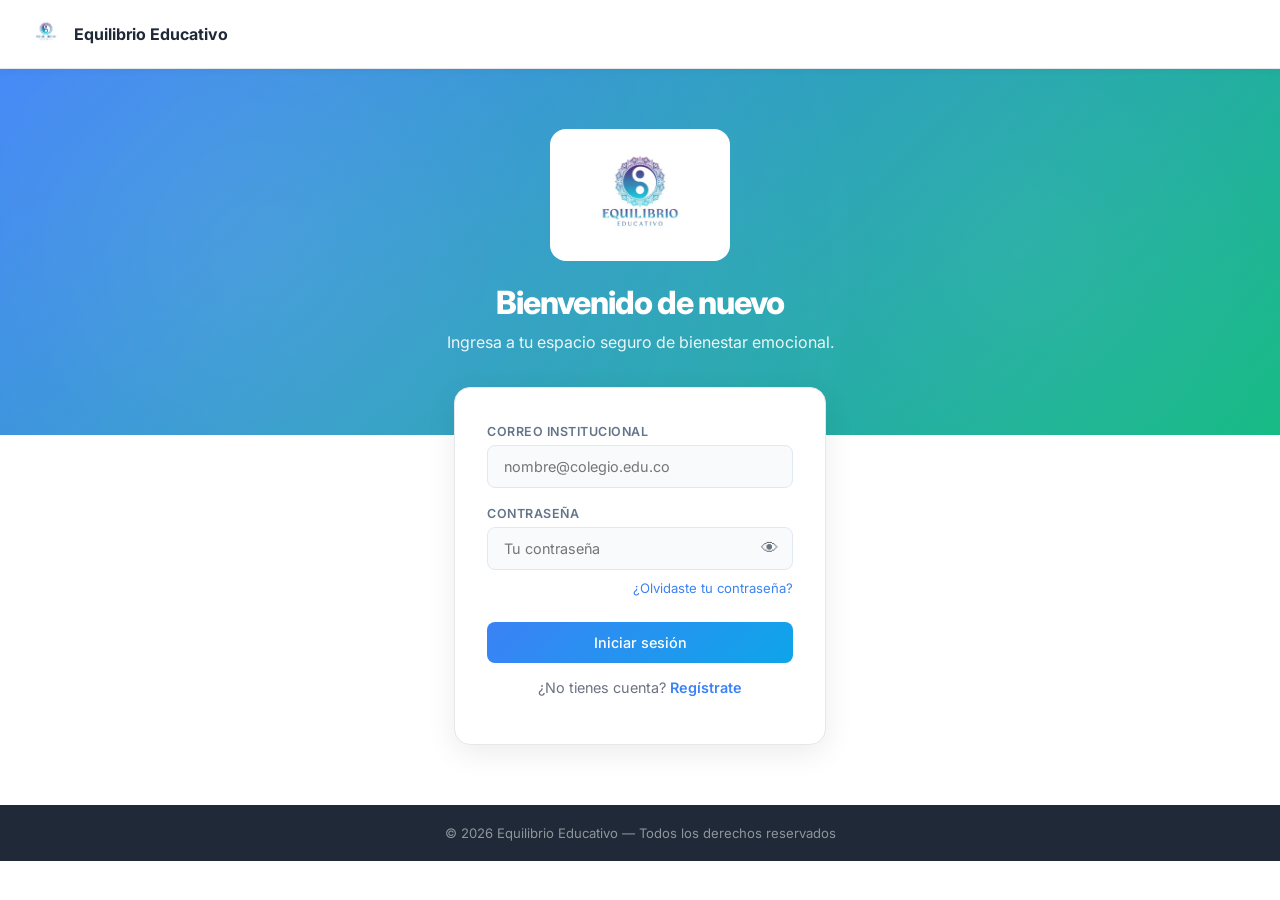
<file: login.html>
<!DOCTYPE html>
<html lang="es">
<head>
    <meta charset="UTF-8">
    <meta name="viewport" content="width=device-width, initial-scale=1.0">
    <title>Iniciar sesión — Equilibrio Educativo</title>
    <link rel="icon" href="data:image/svg+xml,<svg xmlns='http://www.w3.org/2000/svg' viewBox='0 0 100 100'><text y='.9em' font-size='90'>🎓</text></svg>">
    <meta name="description" content="Inicia sesión en Equilibrio Educativo — tu espacio seguro de bienestar emocional.">
    <link rel="preconnect" href="https://fonts.googleapis.com">
    <link rel="preconnect" href="https://fonts.gstatic.com" crossorigin>
    <link href="https://fonts.googleapis.com/css2?family=Inter:wght@300;400;500;600;700;800&display=swap" rel="stylesheet">
    <link rel="stylesheet" href="css/estilos.css">
    <style>
        *, *::before, *::after { box-sizing: border-box; }
        body {
            margin: 0;
            font-family: 'Inter', sans-serif;
            background: #fff;
            color: #1F2937;
            -webkit-font-smoothing: antialiased;
            -moz-osx-font-smoothing: grayscale;
        }
        a { text-decoration: none; }
        .login-hero {
            background: linear-gradient(135deg, #3B82F6 0%, #10B981 100%);
            color: #fff;
            text-align: center;
            padding: 60px 24px 80px;
            position: relative;
            overflow: hidden;
        }
        .login-hero::before {
            content: '';
            position: absolute;
            inset: 0;
            background: radial-gradient(circle at 20% 50%, rgba(255,255,255,0.12) 0%, transparent 60%),
                        radial-gradient(circle at 80% 50%, rgba(255,255,255,0.08) 0%, transparent 50%);
            pointer-events: none;
        }
        .login-hero > * { position: relative; z-index: 1; }
        .login-logo-wrapper {
            background: #fff;
            border-radius: 16px;
            padding: 10px 20px;
            display: inline-block;
            margin-bottom: 20px;
        }
        .login-logo-wrapper img {
            width: 140px;
            height: auto;
            display: block;
        }
        .login-hero h1 {
            font-size: 2rem;
            font-weight: 800;
            letter-spacing: -0.03em;
            margin: 0 0 8px;
            line-height: 1.15;
        }
        .login-hero p {
            font-size: 1rem;
            opacity: 0.9;
            max-width: 420px;
            margin: 0 auto;
            line-height: 1.6;
        }
        .login-card-wrap {
            max-width: 420px;
            margin: -48px auto 0;
            padding: 0 24px 60px;
            position: relative;
            z-index: 2;
        }
        .login-card {
            background: #fff;
            border-radius: 16px;
            padding: 36px 32px;
            box-shadow: 0 8px 30px rgba(0,0,0,0.08);
            border: 1px solid #E5E7EB;
        }
        .login-card h2 {
            font-size: 1.2rem;
            font-weight: 600;
            margin: 0 0 24px;
            color: #1F2937;
            text-align: center;
        }
        .login-footer {
            background: #1F2937;
            color: rgba(255,255,255,0.5);
            text-align: center;
            padding: 20px 24px;
            font-size: 0.82rem;
        }
        @media (max-width: 768px) {
            .login-hero { padding: 48px 20px 64px; }
            .login-hero h1 { font-size: 1.5rem; }
            .login-logo-wrapper img { width: 110px; }
            .login-card-wrap { padding: 0 16px 48px; }
            .login-card { padding: 28px 20px; }
        }
    </style>
</head>
<body>

    <nav class="top-nav">
        <a href="/index.html">
            <img src="/img/logo.png" alt="Equilibrio Educativo" class="nav-logo">
        </a>
        <span class="nav-brand">Equilibrio Educativo</span>
    </nav>

    <section class="login-hero">
        <div class="login-logo-wrapper">
            <img src="/img/logo.png" alt="Equilibrio Educativo">
        </div>
        <h1>Bienvenido de nuevo</h1>
        <p>Ingresa a tu espacio seguro de bienestar emocional.</p>
    </section>

        <div class="login-card-wrap">
        <div class="login-card animate-on-scroll">
            <div class="campo">
                <label>Correo institucional</label>
                <input type="email" id="correo" placeholder="nombre@colegio.edu.co">
            </div>
            <div class="campo">
                <label>Contraseña</label>
                <div class="input-wrapper">
                    <input type="password" id="contrasena" placeholder="Tu contraseña">
                    <button type="button" class="toggle-password" tabindex="-1" aria-label="Mostrar contraseña">👁</button>
                </div>
            </div>
            <a href="recuperar-contrasena.html" class="forgot-link">¿Olvidaste tu contraseña?</a>
            <button class="btn-principal" id="btn-login" style="width:100%; margin-top:10px;">
                Iniciar sesión
            </button>
            <p style="margin-top:16px; color:#6B7280; text-align:center; font-size:0.9rem;">
                ¿No tienes cuenta? <a href="registro.html" style="color:#3B82F6; font-weight:600;">Regístrate</a>
            </p>
            <p id="mensaje" style="margin-top:12px; color:#EF4444; text-align:center; font-size:0.85rem;"></p>
        </div>
    </div>

    <footer class="login-footer">
        <p>© 2026 Equilibrio Educativo — Todos los derechos reservados</p>
    </footer>

    <div id="loader-overlay" class="loader-overlay" style="display:none;">
        <div class="hexagon-loader">
            <div class="hexagon hex-outer"></div>
            <div class="hexagon hex-middle"></div>
            <div class="hexagon hex-inner"></div>
        </div>
    </div>
    <script type="module" src="js/auth.js"></script>
    <script>
    document.querySelectorAll('.toggle-password').forEach(btn => {
      btn.addEventListener('click', () => {
        const input = btn.parentElement.querySelector('input')
        const isPassword = input.type === 'password'
        input.type = isPassword ? 'text' : 'password'
        btn.textContent = isPassword ? '👁‍🗨' : '👁'
        btn.setAttribute('aria-label', isPassword ? 'Ocultar contraseña' : 'Mostrar contraseña')
      })
    })
    </script>
    <script src="js/animations.js"></script>
</body>
</html>
</file>
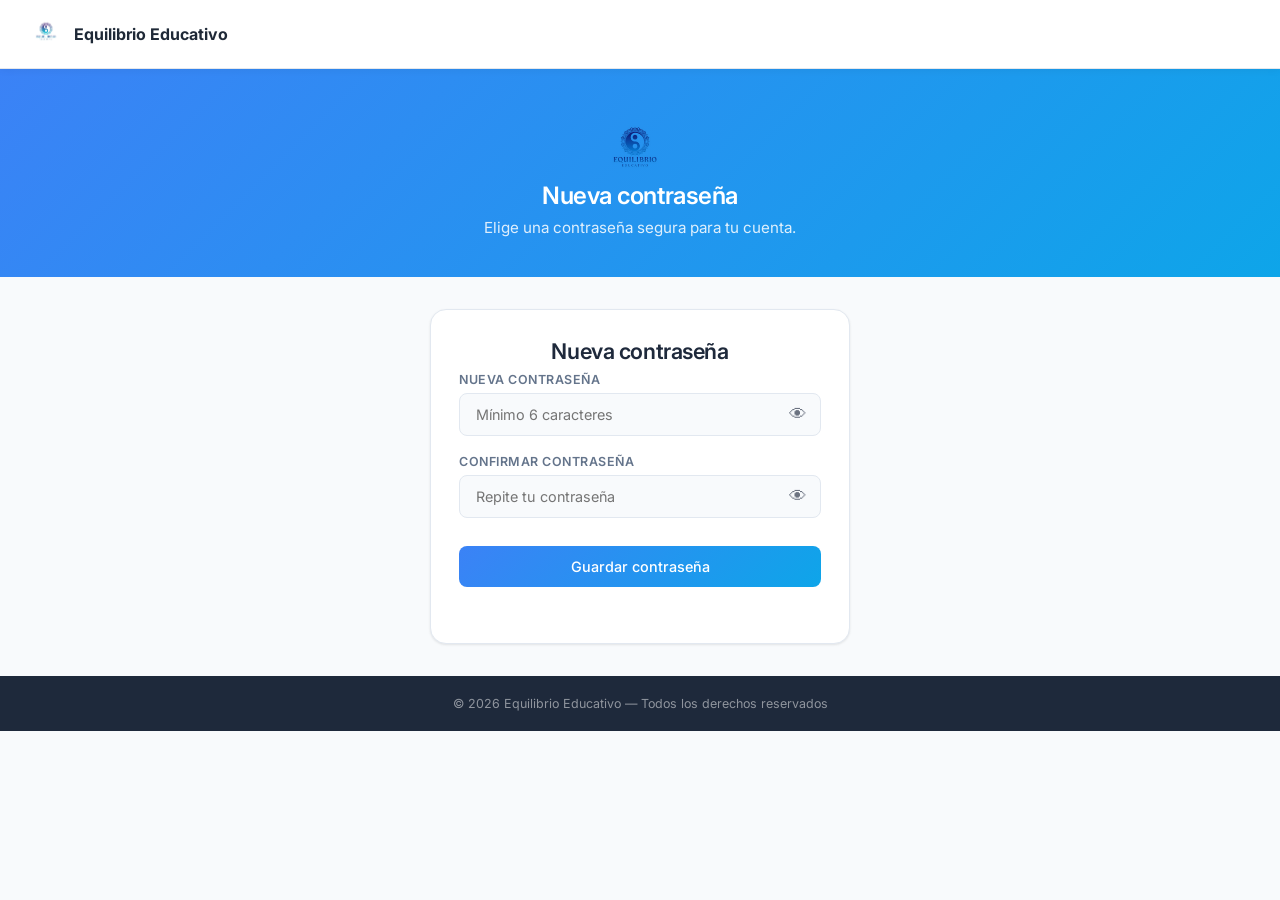
<file: nueva-contrasena.html>
<!DOCTYPE html>
<html lang="es">
<head>
    <meta charset="UTF-8">
    <meta name="viewport" content="width=device-width, initial-scale=1.0">
    <title>Nueva contraseña — Equilibrio Educativo</title>
    <link rel="icon" href="data:image/svg+xml,<svg xmlns='http://www.w3.org/2000/svg' viewBox='0 0 100 100'><text y='.9em' font-size='90'>🎓</text></svg>">
    <meta name="description" content="Establece tu nueva contraseña en Equilibrio Educativo.">
    <link rel="preconnect" href="https://fonts.googleapis.com">
    <link rel="preconnect" href="https://fonts.gstatic.com" crossorigin>
    <link href="https://fonts.googleapis.com/css2?family=Inter:wght@300;400;500;600;700&display=swap" rel="stylesheet">
    <link rel="stylesheet" href="css/estilos.css">
    <style>
        .input-wrapper .toggle-password {
            position: absolute;
            right: 14px;
            top: 50%;
            transform: translateY(-50%);
            background: none;
            border: none;
            cursor: pointer;
            font-size: 1.1rem;
            color: #6B7280;
            padding: 0;
            line-height: 1;
        }
    </style>
</head>
<body>

    <nav class="top-nav">
        <a href="/index.html">
            <img src="/img/logo.png" alt="Equilibrio Educativo" class="nav-logo">
        </a>
        <span class="nav-brand">Equilibrio Educativo</span>
    </nav>

    <header>
        <img src="/img/logo.png" style="width: 80px; vertical-align: middle; margin-right: 10px; mix-blend-mode: multiply;" alt="Logo">
        <h1>Nueva contraseña</h1>
        <p>Elige una contraseña segura para tu cuenta.</p>
    </header>

    <main>
        <div class="tarjeta-inicio animate-on-scroll">
            <h2>Nueva contraseña</h2>

            <form id="form-nueva-contrasena" novalidate>
                <div class="campo">
                    <label>Nueva contraseña</label>
                    <div class="input-wrapper">
                        <input type="password" id="contrasena" placeholder="Mínimo 6 caracteres" required>
                        <button type="button" class="toggle-password" tabindex="-1" aria-label="Mostrar contraseña">👁</button>
                    </div>
                </div>

                <div class="campo">
                    <label>Confirmar contraseña</label>
                    <div class="input-wrapper">
                        <input type="password" id="confirmar-contrasena" placeholder="Repite tu contraseña" required>
                        <button type="button" class="toggle-password" tabindex="-1" aria-label="Mostrar contraseña">👁</button>
                    </div>
                </div>

                <button type="submit" class="btn-principal" id="btn-guardar" style="width:100%; margin-top:10px;">
                    Guardar contraseña
                </button>
            </form>

            <p id="mensaje" style="margin-top:12px; color:#EF4444; text-align:center; font-size:0.85rem;"></p>
        </div>
    </main>

    <footer>
        <p>© 2026 Equilibrio Educativo — Todos los derechos reservados</p>
    </footer>

    <div id="loader-overlay" class="loader-overlay" style="display:none;">
        <div class="hexagon-loader">
            <div class="hexagon hex-outer"></div>
            <div class="hexagon hex-middle"></div>
            <div class="hexagon hex-inner"></div>
        </div>
    </div>
    <script>
    document.querySelectorAll('.toggle-password').forEach(btn => {
      btn.addEventListener('click', () => {
        const input = btn.parentElement.querySelector('input')
        const isPassword = input.type === 'password'
        input.type = isPassword ? 'text' : 'password'
        btn.textContent = isPassword ? '👁‍🗨' : '👁'
        btn.setAttribute('aria-label', isPassword ? 'Ocultar contraseña' : 'Mostrar contraseña')
      })
    })
    </script>
    <script type="module">
        import { supabase } from './js/supabase.js'
        import { mostrarMensaje, showLoader, hideLoader } from './js/utilidades.js'

        const mensaje = document.getElementById('mensaje')
        const btn = document.getElementById('btn-guardar')

        document.getElementById('form-nueva-contrasena').addEventListener('submit', async (e) => {
            e.preventDefault()
            const contrasena = document.getElementById('contrasena').value
            const confirmar = document.getElementById('confirmar-contrasena').value

            if (!contrasena || !confirmar) {
                mostrarMensaje(mensaje, 'Por favor completa todos los campos.', 'error')
                return
            }

            if (contrasena.length < 6) {
                mostrarMensaje(mensaje, 'La contraseña debe tener al menos 6 caracteres.', 'error')
                return
            }

            if (contrasena !== confirmar) {
                mostrarMensaje(mensaje, 'Las contraseñas no coinciden.', 'error')
                return
            }

            btn.disabled = true
            mostrarMensaje(mensaje, 'Actualizando contraseña...', 'info')
            showLoader()

            try {
                const { error } = await supabase.auth.updateUser({
                    password: contrasena
                })

                if (!error) {
                    mostrarMensaje(mensaje, 'Contraseña actualizada correctamente.', 'exito')
                    setTimeout(() => { window.location.href = 'login.html' }, 2000)
                } else {
                    mostrarMensaje(mensaje, 'Ocurrió un error. Intenta de nuevo.', 'error')
                }
            } catch (err) {
                mostrarMensaje(mensaje, 'Error inesperado: ' + err.message, 'error')
            } finally {
                btn.disabled = false
                hideLoader()
            }
        })
    </script>
    <script src="js/animations.js"></script>
</body>
</html>
</file>
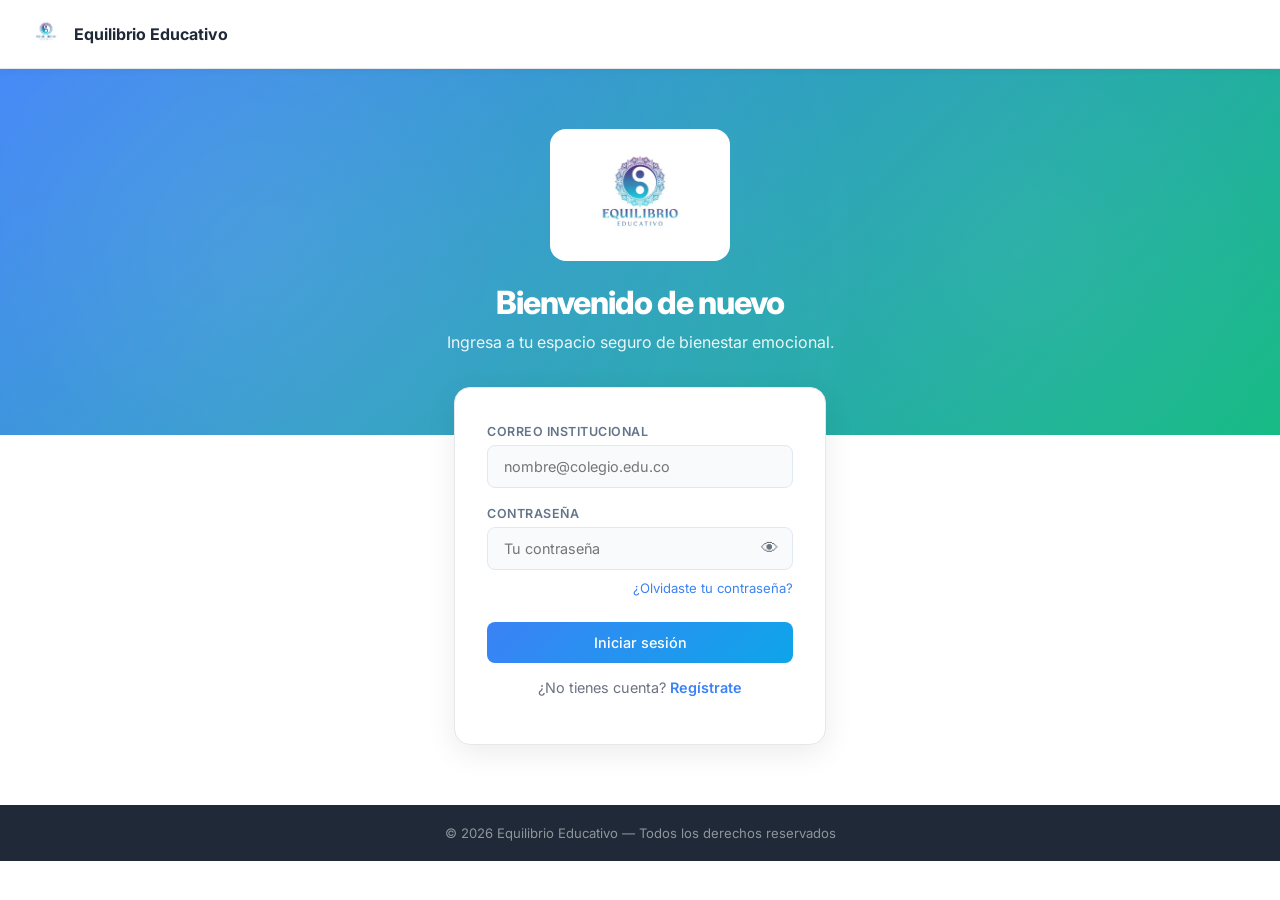
<file: psicoorientador.html>
<!DOCTYPE html>
<html lang="es">
<head>
    <meta charset="UTF-8">
    <meta name="viewport" content="width=device-width, initial-scale=1.0">
    <title>Panel Psicoorientador — Equilibrio Educativo</title>
    <link rel="icon" href="data:image/svg+xml,<svg xmlns='http://www.w3.org/2000/svg' viewBox='0 0 100 100'><text y='.9em' font-size='90'>🎓</text></svg>">
    <meta name="description" content="Panel de psicoorientador — Equilibrio Educativo. Gestiona tus conversaciones activas con estudiantes.">
    <link rel="preconnect" href="https://fonts.googleapis.com">
    <link rel="preconnect" href="https://fonts.gstatic.com" crossorigin>
    <link href="https://fonts.googleapis.com/css2?family=Inter:wght@300;400;500;600;700&display=swap" rel="stylesheet">
    <link rel="stylesheet" href="css/estilos.css">
</head>
<body>

    <nav class="top-nav">
        <a href="/index.html">
            <img src="/img/logo.png" alt="Equilibrio Educativo" class="nav-logo">
        </a>
        <span class="nav-brand">Equilibrio Educativo</span>
    </nav>

    <div class="app-layout">

        <nav class="sidebar">
           <img src="/img/logo.png" class="sidebar-logo" style="width: 44px; height: 44px; object-fit: contain; border-radius: 12px; padding: 4px;" alt="Logo">
            <a href="#" class="sidebar-icon" title="Chats" aria-label="Chats">💬</a>
            <a href="#" class="sidebar-icon" title="Estadísticas" aria-label="Estadísticas">📊</a>
           <a href="#" class="sidebar-icon" title="Cambiar tema" id="btn-tema" aria-label="Cambiar tema">🌙</a>
<a href="#" class="sidebar-icon bottom" title="Cerrar sesión" id="btn-logout" aria-label="Cerrar sesión">🚪</a>
        </nav>

        <main class="page-content">
            <div class="dashboard-grid">
                <div class="conversations-panel">
                    <h3 class="conv-title">Mis Conversaciones</h3>
                    <div id="lista-conversaciones" class="conv-list"></div>
                </div>

                <div class="dashboard-main">
                    <h2>Hola, <span id="nombre-usuario"></span> 👋</h2>
                    <p>Estas son tus conversaciones activas con estudiantes.</p>

                    <div id="lista-chats" class="lista-cards">
                        <div class="skeleton skeleton-card"></div>
                        <div class="skeleton skeleton-card"></div>
                    </div>
                </div>
            </div>
        </main>

    </div>

    <div id="loader-overlay" class="loader-overlay" style="display:none;">
        <div class="hexagon-loader">
            <div class="hexagon hex-outer"></div>
            <div class="hexagon hex-middle"></div>
            <div class="hexagon hex-inner"></div>
        </div>
    </div>
    <script type="module" src="js/psicoorientadores.js"></script>
    <script type="module" src="js/tema.js"></script>
    <script src="js/animations.js"></script>
</body>
</html>
</file>
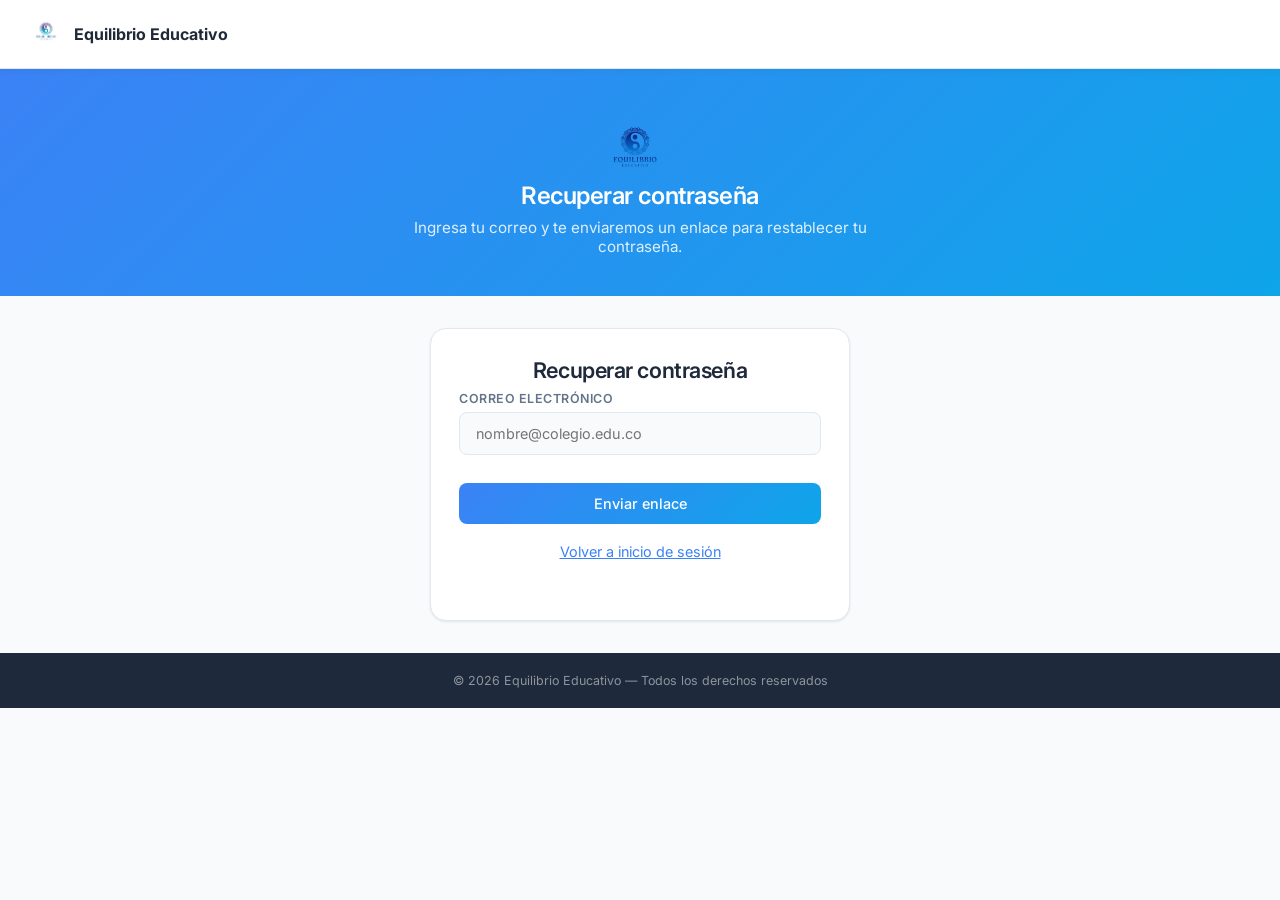
<file: recuperar-contrasena.html>
<!DOCTYPE html>
<html lang="es">
<head>
    <meta charset="UTF-8">
    <meta name="viewport" content="width=device-width, initial-scale=1.0">
    <title>Recuperar contraseña — Equilibrio Educativo</title>
    <link rel="icon" href="data:image/svg+xml,<svg xmlns='http://www.w3.org/2000/svg' viewBox='0 0 100 100'><text y='.9em' font-size='90'>🎓</text></svg>">
    <meta name="description" content="Recupera tu contraseña de Equilibrio Educativo.">
    <link rel="preconnect" href="https://fonts.googleapis.com">
    <link rel="preconnect" href="https://fonts.gstatic.com" crossorigin>
    <link href="https://fonts.googleapis.com/css2?family=Inter:wght@300;400;500;600;700&display=swap" rel="stylesheet">
    <link rel="stylesheet" href="css/estilos.css">
</head>
<body>

    <nav class="top-nav">
        <a href="/index.html">
            <img src="/img/logo.png" alt="Equilibrio Educativo" class="nav-logo">
        </a>
        <span class="nav-brand">Equilibrio Educativo</span>
    </nav>

    <header>
        <img src="/img/logo.png" style="width: 80px; vertical-align: middle; margin-right: 10px; mix-blend-mode: multiply;" alt="Logo">
        <h1>Recuperar contraseña</h1>
        <p>Ingresa tu correo y te enviaremos un enlace para restablecer tu contraseña.</p>
    </header>

    <main>
        <div class="tarjeta-inicio animate-on-scroll">
            <h2>Recuperar contraseña</h2>

            <form id="form-recuperar" novalidate>
                <div class="campo">
                    <label>Correo electrónico</label>
                    <input type="email" id="correo" placeholder="nombre@colegio.edu.co" required>
                </div>

                <button type="submit" class="btn-principal" id="btn-enviar" style="width:100%; margin-top:10px;">
                    Enviar enlace
                </button>
            </form>

            <p style="margin-top:16px; color:#6B7280; text-align:center; font-size:0.9rem;">
                <a href="login.html" style="color:#3B82F6;">Volver a inicio de sesión</a>
            </p>

            <p id="mensaje" style="margin-top:12px; color:#EF4444; text-align:center; font-size:0.85rem;"></p>
        </div>
    </main>

    <footer>
        <p>© 2026 Equilibrio Educativo — Todos los derechos reservados</p>
    </footer>

    <div id="loader-overlay" class="loader-overlay" style="display:none;">
        <div class="hexagon-loader">
            <div class="hexagon hex-outer"></div>
            <div class="hexagon hex-middle"></div>
            <div class="hexagon hex-inner"></div>
        </div>
    </div>
    <script type="module">
        import { supabase } from './js/supabase.js'
        import { mostrarMensaje, showLoader, hideLoader } from './js/utilidades.js'

        const mensaje = document.getElementById('mensaje')
        const btn = document.getElementById('btn-enviar')
        const inputCorreo = document.getElementById('correo')

        const COOLDOWN_MS = 60000 // debe coincidir con el rate-limit de Supabase para reset de contraseña
        const COOLDOWN_KEY = 'ee-reset-cooldown'
        const REGEX_CORREO = /^[^\s@]+@[^\s@]+\.[^\s@]+$/

        let temporizador = null

        function segundosRestantes() {
            const hasta = Number(localStorage.getItem(COOLDOWN_KEY) || 0)
            return Math.max(0, Math.ceil((hasta - Date.now()) / 1000))
        }

        function activarCooldownUI() {
            const restantes = segundosRestantes()
            if (restantes <= 0) {
                btn.disabled = false
                btn.textContent = 'Enviar enlace'
                clearInterval(temporizador)
                return
            }
            btn.disabled = true
            btn.textContent = `Espera ${restantes}s para reintentar`
            temporizador = temporizador || setInterval(activarCooldownUI, 1000)
        }

        activarCooldownUI()

        document.getElementById('form-recuperar').addEventListener('submit', async (e) => {
            e.preventDefault()
            const correo = inputCorreo.value.trim()

            if (!correo) {
                mostrarMensaje(mensaje, 'Por favor ingresa tu correo.', 'error')
                return
            }

            if (!REGEX_CORREO.test(correo)) {
                mostrarMensaje(mensaje, 'Ingresa un correo válido.', 'error')
                return
            }

            if (segundosRestantes() > 0) {
                mostrarMensaje(mensaje, `Ya enviamos un enlace. Espera ${segundosRestantes()}s antes de reintentar.`, 'info')
                return
            }

            btn.disabled = true
            mostrarMensaje(mensaje, 'Enviando enlace...', 'info')
            showLoader()

            const controlador = new AbortController()
            const idTimeout = setTimeout(() => controlador.abort(), 10000)

            try {
                const { error } = await supabase.auth.resetPasswordForEmail(correo, {
                    redirectTo: 'https://equilibrio-educativo.vercel.app/nueva-contrasena.html'
                })

                clearTimeout(idTimeout)

                if (!error) {
                    localStorage.setItem(COOLDOWN_KEY, String(Date.now() + COOLDOWN_MS))
                    mostrarMensaje(mensaje, 'Si el correo está registrado, recibirás un enlace en unos minutos.', 'exito')
                    activarCooldownUI()
                } else if (error.status === 429) {
                    localStorage.setItem(COOLDOWN_KEY, String(Date.now() + COOLDOWN_MS))
                    mostrarMensaje(mensaje, 'Ya se envió un enlace recientemente. Intenta más tarde.', 'error')
                    activarCooldownUI()
                } else {
                    mostrarMensaje(mensaje, 'No pudimos procesar la solicitud. Intenta de nuevo.', 'error')
                    btn.disabled = false
                }
            } catch (err) {
                clearTimeout(idTimeout)
                const esTimeout = err.name === 'AbortError'
                mostrarMensaje(mensaje, esTimeout ? 'La solicitud tardó demasiado. Intenta de nuevo.' : 'Error inesperado: ' + err.message, 'error')
                btn.disabled = false
            } finally {
                hideLoader()
            }
        })
    </script>
    <script src="js/animations.js"></script>
</body>
</html>
</file>
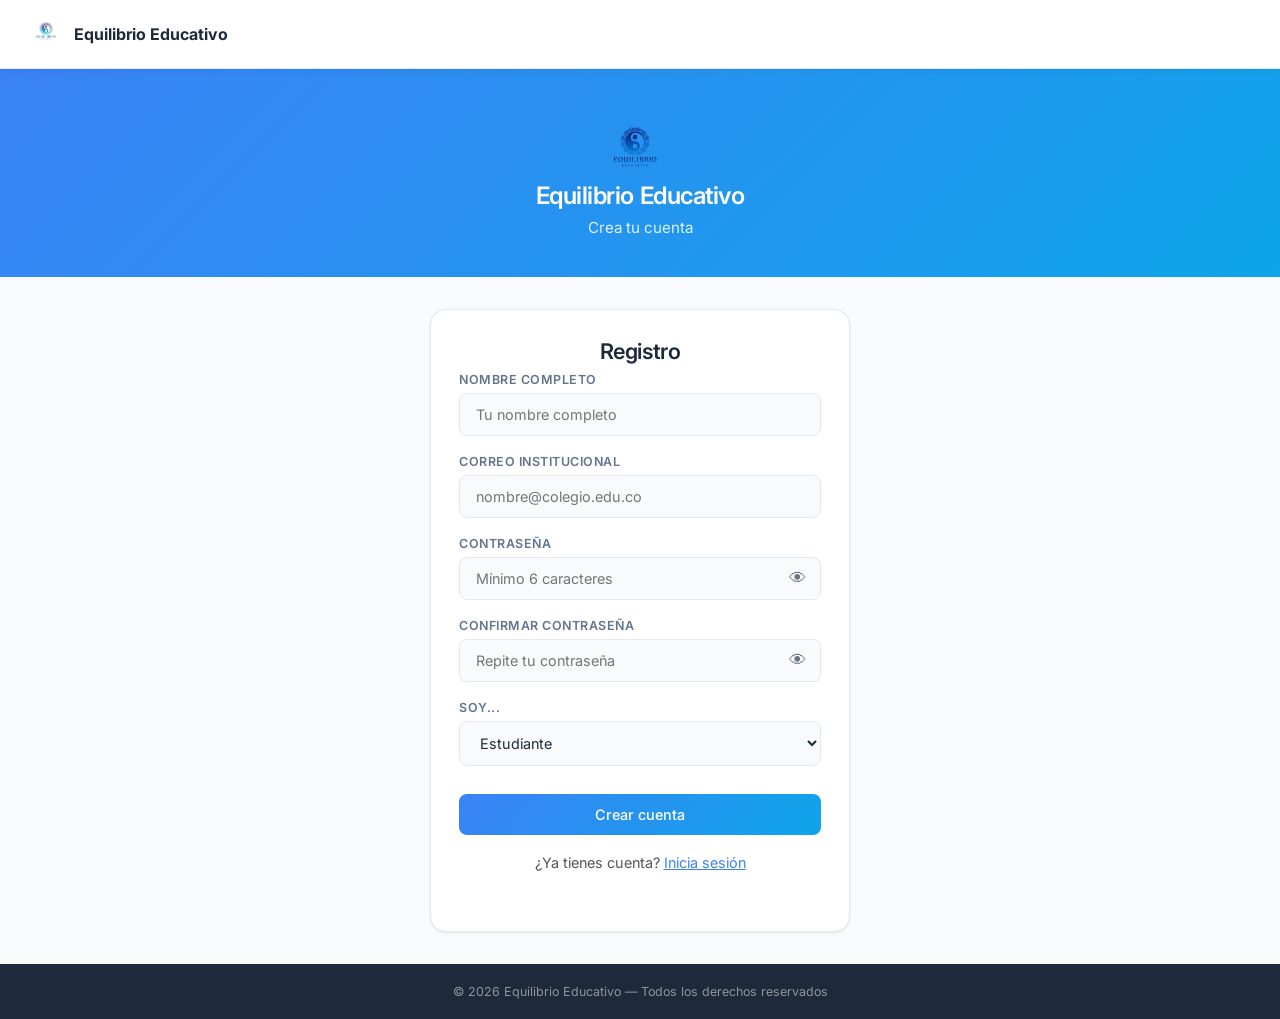
<file: registro.html>
<!DOCTYPE html>
<html lang="es">
<head>
    <meta charset="UTF-8">
    <meta name="viewport" content="width=device-width, initial-scale=1.0">
    <title>Registro — Equilibrio Educativo</title>
    <link rel="icon" href="data:image/svg+xml,<svg xmlns='http://www.w3.org/2000/svg' viewBox='0 0 100 100'><text y='.9em' font-size='90'>🎓</text></svg>">
    <meta name="description" content="Crea tu cuenta en Equilibrio Educativo y accede a apoyo emocional con psicoorientadores.">
    <link rel="preconnect" href="https://fonts.googleapis.com">
    <link rel="preconnect" href="https://fonts.gstatic.com" crossorigin>
    <link href="https://fonts.googleapis.com/css2?family=Inter:wght@300;400;500;600;700&display=swap" rel="stylesheet">
    <link rel="stylesheet" href="css/estilos.css">
</head>
<body>

    <nav class="top-nav">
        <a href="/index.html">
            <img src="/img/logo.png" alt="Equilibrio Educativo" class="nav-logo">
        </a>
        <span class="nav-brand">Equilibrio Educativo</span>
    </nav>

    <header>
        <img src="/img/logo.png" style="width: 80px; vertical-align: middle; margin-right: 10px; mix-blend-mode: multiply;" alt="Logo">
        <h1>Equilibrio Educativo</h1>
        <p>Crea tu cuenta</p>
    </header>

    <main>
        <div class="tarjeta-inicio animate-on-scroll">
            <h2>Registro</h2>

            <div class="campo">
                <label>Nombre completo</label>
                <input type="text" id="nombre" placeholder="Tu nombre completo">
            </div>

            <div class="campo">
                <label>Correo institucional</label>
                <input type="email" id="correo" placeholder="nombre@colegio.edu.co">
            </div>

            <div class="campo">
                <label>Contraseña</label>
                <div class="input-wrapper">
                    <input type="password" id="contrasena" placeholder="Mínimo 6 caracteres">
                    <button type="button" class="toggle-password" tabindex="-1" aria-label="Mostrar contraseña">👁</button>
                </div>
            </div>

            <div class="campo">
                <label>Confirmar contraseña</label>
                <div class="input-wrapper">
                    <input type="password" id="confirmar-contrasena" placeholder="Repite tu contraseña">
                    <button type="button" class="toggle-password" tabindex="-1" aria-label="Mostrar contraseña">👁</button>
                </div>
            </div>

            <div class="campo">
                <label>Soy...</label>
                <select id="rol">
                    <option value="estudiante">Estudiante</option>
                    <option value="psicoorientador">Psicoorientador</option>
                </select>
            </div>

            <div class="campo" id="campo-titulo" style="display:none;">
                <label>Título profesional (PDF o imagen)</label>
                <input type="file" id="titulo" accept=".pdf,.jpg,.jpeg,.png">
                <p style="font-size:0.78rem; color:#8a8aaa; margin-top:6px;">Tu cuenta quedará pendiente hasta que el administrador verifique tu título.</p>
            </div>

            <div class="campo" id="campo-especialidad" style="display:none;">
                <label>Especialidad</label>
                <input type="text" id="especialidad" placeholder="Ej: Ansiedad y estrés">
            </div>

            <button class="btn-principal" id="btn-registro" style="width:100%; margin-top:10px;">
                Crear cuenta
            </button>

            <p style="margin-top:16px; color:#555;">
                ¿Ya tienes cuenta? <a href="login.html" style="color:#3B82F6;">Inicia sesión</a>
            </p>

            <p id="mensaje" style="margin-top:12px; color:red;"></p>
        </div>
    </main>

    <footer>
        <p>© 2026 Equilibrio Educativo — Todos los derechos reservados</p>
    </footer>

    <div id="loader-overlay" class="loader-overlay" style="display:none;">
        <div class="hexagon-loader">
            <div class="hexagon hex-outer"></div>
            <div class="hexagon hex-middle"></div>
            <div class="hexagon hex-inner"></div>
        </div>
    </div>
    <script type="module" src="js/auth.js"></script>
    <script>
    document.querySelectorAll('.toggle-password').forEach(btn => {
      btn.addEventListener('click', () => {
        const input = btn.parentElement.querySelector('input')
        const isPassword = input.type === 'password'
        input.type = isPassword ? 'text' : 'password'
        btn.textContent = isPassword ? '👁‍🗨' : '👁'
        btn.setAttribute('aria-label', isPassword ? 'Ocultar contraseña' : 'Mostrar contraseña')
      })
    })
    </script>
    <script src="js/animations.js"></script>
</body>
</html>
</file>
<file: css/estilos.css>
@import url('https://fonts.googleapis.com/css2?family=Inter:wght@300;400;500;600;700&display=swap');

:root {
    --color-bg: #f8fafc;
    --color-texto: #1e293b;
    --color-texto-muted: #64748b;
    --color-primario: #3B82F6;
    --color-secundario: #0EA5E9;
    --color-exito: #10B981;
    --color-alerta: #EF4444;
    --color-borde: #e2e8f0;
    --color-blanco: #ffffff;
    --sombra-card: 0 1px 3px rgba(0,0,0,0.06), 0 1px 2px rgba(0,0,0,0.04);
    --sombra-hover: 0 10px 25px rgba(59,130,246,0.1);
    --radio-card: 12px;
    --radio-boton: 8px;
    --gradiente-principal: linear-gradient(135deg, var(--color-primario), var(--color-secundario));
    --font-family: 'Inter', sans-serif;
}

body.dark {
    --color-bg: #0f172a;
    --color-texto: #f1f5f9;
    --color-texto-muted: #94a3b8;
    --color-borde: #334155;
    --color-blanco: #1e293b;
    --sombra-card: 0 1px 3px rgba(0,0,0,0.3);
    --sombra-hover: 0 10px 25px rgba(59,130,246,0.15);
}

* {
    margin: 0;
    padding: 0;
    box-sizing: border-box;
}

body {
    font-family: var(--font-family);
    background: var(--color-bg);
    color: var(--color-texto);
    min-height: 100vh;
    -webkit-font-smoothing: antialiased;
    -moz-osx-font-smoothing: grayscale;
}

/* ── HEADER ── */
header {
    background: var(--gradiente-principal);
    color: white;
    text-align: center;
    padding: 48px 24px 40px;
}

header h1 {
    font-size: 1.5rem;
    font-weight: 600;
    letter-spacing: -0.02em;
    margin-bottom: 8px;
}

header p {
    font-size: 0.95rem;
    opacity: 0.85;
    font-weight: 400;
    max-width: 480px;
    margin: 0 auto;
}

/* ── FOOTER ── */
footer {
    background: var(--color-texto);
    color: rgba(255,255,255,0.5);
    text-align: center;
    padding: 20px 16px;
    font-size: 0.78rem;
}

/* ── TARJETA INICIO ── */
main {
    flex: 1;
    display: flex;
    justify-content: center;
    align-items: center;
    padding: 32px 24px;
}

.tarjeta-inicio {
    background: var(--color-blanco);
    border-radius: 16px;
    padding: 28px;
    max-width: 420px;
    width: 100%;
    text-align: center;
    box-shadow: var(--sombra-card);
    border: 1px solid var(--color-borde);
}

.tarjeta-inicio h2 {
    font-size: 1.35rem;
    font-weight: 600;
    letter-spacing: -0.02em;
    color: var(--color-texto);
    margin-bottom: 8px;
}

.tarjeta-inicio p {
    color: var(--color-texto-muted);
    margin-bottom: 28px;
    line-height: 1.7;
    font-size: 0.9rem;
}

/* ── BOTONES ── */
.botones {
    display: flex;
    gap: 12px;
    justify-content: center;
    flex-wrap: wrap;
}

.btn-principal {
    background: var(--gradiente-principal);
    color: white;
    padding: 12px 28px;
    border-radius: var(--radio-boton);
    text-decoration: none;
    font-weight: 500;
    font-size: 0.9rem;
    border: none;
    cursor: pointer;
    font-family: var(--font-family);
    transition: opacity 0.2s, transform 0.2s, box-shadow 0.2s;
    display: inline-block;
}

.btn-principal:hover {
    opacity: 0.92;
    transform: translateY(-1px);
    box-shadow: 0 4px 12px rgba(59,130,246,0.3);
}

.btn-secundario {
    background: var(--color-blanco);
    color: var(--color-texto);
    padding: 12px 28px;
    border-radius: var(--radio-boton);
    text-decoration: none;
    font-weight: 500;
    font-size: 0.9rem;
    border: 1.5px solid var(--color-borde);
    cursor: pointer;
    font-family: var(--font-family);
    transition: all 0.2s;
    display: inline-block;
}

.btn-secundario:hover {
    background: var(--color-bg);
    border-color: var(--color-primario);
    color: var(--color-primario);
}

/* ── CAMPOS DE FORMULARIO ── */
.campo {
    text-align: left;
    margin-bottom: 18px;
}

.campo label {
    display: block;
    margin-bottom: 6px;
    font-size: 0.78rem;
    font-weight: 600;
    color: var(--color-texto-muted);
    text-transform: uppercase;
    letter-spacing: 0.5px;
}

.campo input,
.campo select {
    width: 100%;
    padding: 12px 16px;
    border: 1.5px solid var(--color-borde);
    border-radius: var(--radio-boton);
    font-size: 0.9rem;
    font-family: var(--font-family);
    color: var(--color-texto);
    background: var(--color-bg);
    outline: none;
    transition: border 0.2s, box-shadow 0.2s;
}

.campo input:focus,
.campo select:focus {
    border-color: var(--color-primario);
    box-shadow: 0 0 0 3px rgba(59,130,246,0.1);
    background: var(--color-blanco);
}

/* ── LAYOUT CON SIDEBAR ── */
.app-layout {
    display: flex;
    min-height: 100vh;
}

.sidebar {
    width: 64px;
    background: var(--color-texto);
    display: flex;
    flex-direction: column;
    align-items: center;
    padding: 20px 0;
    gap: 8px;
    position: fixed;
    top: 0;
    left: 0;
    height: 100vh;
    z-index: 100;
}

.sidebar-logo {
    width: 40px;
    height: 40px;
    background: var(--gradiente-principal);
    border-radius: 12px;
    display: flex;
    align-items: center;
    justify-content: center;
    font-size: 20px;
    margin-bottom: 16px;
    object-fit: contain;
    padding: 4px;
}

.sidebar-icon {
    width: 40px;
    height: 40px;
    border-radius: 12px;
    display: flex;
    align-items: center;
    justify-content: center;
    font-size: 20px;
    cursor: pointer;
    color: rgba(255,255,255,0.4);
    text-decoration: none;
    transition: all 0.2s;
}

.sidebar-icon:hover,
.sidebar-icon.active {
    background: rgba(59,130,246,0.15);
    color: var(--color-primario);
}

.sidebar-icon.bottom {
    margin-top: auto;
}

.page-content {
    margin-left: 64px;
    flex: 1;
    padding: 28px 24px;
}

/* ── CONTENEDOR GENERAL ── */
.contenedor {
    max-width: 860px;
    margin: 0 auto;
}

.contenedor h2 {
    font-size: 1.35rem;
    font-weight: 600;
    letter-spacing: -0.02em;
    color: var(--color-texto);
    margin-bottom: 6px;
}

.contenedor > p {
    color: var(--color-texto-muted);
    margin-bottom: 24px;
    font-size: 0.9rem;
    line-height: 1.6;
}

/* ── CARDS DE PSICOORIENTADORES ── */
.lista-cards {
    display: grid;
    grid-template-columns: repeat(auto-fill, minmax(240px, 1fr));
    gap: 16px;
}

.card-psico {
    background: var(--color-blanco);
    border-radius: var(--radio-card);
    padding: 24px;
    border: 1px solid var(--color-borde);
    box-shadow: var(--sombra-card);
    transition: transform 0.2s, box-shadow 0.2s;
}

.card-psico:hover {
    transform: translateY(-2px);
    box-shadow: var(--sombra-hover);
}

.card-psico h3 {
    font-size: 1rem;
    font-weight: 600;
    color: var(--color-texto);
    margin-bottom: 6px;
}

.card-psico p {
    color: var(--color-texto-muted);
    font-size: 0.85rem;
    margin-bottom: 6px;
    line-height: 1.5;
}

.card-psico .btn-principal {
    width: 100%;
    text-align: center;
    margin-top: 14px;
    padding: 10px;
}

/* ── EMOJIS DE EMOCIÓN ── */
.emotion-row {
    display: flex;
    gap: 10px;
    margin-bottom: 24px;
    flex-wrap: wrap;
}

.emo-card {
    flex: 1;
    min-width: 70px;
    background: var(--color-blanco);
    border-radius: var(--radio-card);
    padding: 14px 8px;
    text-align: center;
    cursor: pointer;
    border: 1px solid var(--color-borde);
    box-shadow: var(--sombra-card);
    transition: all 0.2s;
}

.emo-card:hover {
    border-color: var(--color-primario);
    transform: translateY(-2px);
    box-shadow: var(--sombra-hover);
}

.emo-card.selected {
    border-color: var(--color-primario);
    background: rgba(59,130,246,0.05);
    box-shadow: 0 0 0 3px rgba(59,130,246,0.1);
}

.emo-card .emoji {
    font-size: 1.8rem;
    display: block;
    margin-bottom: 6px;
}

.emo-card span {
    font-size: 0.75rem;
    color: var(--color-texto-muted);
    font-weight: 500;
}

/* ── CHAT ── */
.contenedor-chat {
    max-width: 760px;
    margin: 0 auto;
    display: flex;
    flex-direction: column;
    height: calc(100vh - 100px);
}

.chat-topbar {
    background: var(--color-blanco);
    border-radius: var(--radio-card);
    padding: 14px 20px;
    display: flex;
    align-items: center;
    gap: 12px;
    margin-bottom: 16px;
    border: 1px solid var(--color-borde);
    box-shadow: var(--sombra-card);
}

.chat-avatar {
    width: 42px;
    height: 42px;
    background: var(--gradiente-principal);
    border-radius: 50%;
    display: flex;
    align-items: center;
    justify-content: center;
    font-size: 18px;
    color: white;
    font-weight: 600;
    flex-shrink: 0;
}

.chat-topbar h4 {
    font-size: 0.95rem;
    font-weight: 600;
    color: var(--color-texto);
}

.chat-topbar p {
    font-size: 0.78rem;
    color: var(--color-exito);
}

.mensajes {
    flex: 1;
    overflow-y: auto;
    background: var(--color-blanco);
    border-radius: var(--radio-card);
    padding: 24px;
    border: 1px solid var(--color-borde);
    box-shadow: var(--sombra-card);
    margin-bottom: 14px;
    display: flex;
    flex-direction: column;
    gap: 12px;
}

.mensaje {
    max-width: 72%;
    padding: 12px 16px;
    border-radius: 18px;
    font-size: 0.88rem;
    line-height: 1.6;
}

.mensaje.otro {
    background: var(--color-bg);
    color: var(--color-texto);
    border-bottom-left-radius: 4px;
    align-self: flex-start;
}

.mensaje.propio {
    background: var(--gradiente-principal);
    color: white;
    border-bottom-right-radius: 4px;
    align-self: flex-end;
}

.mensaje .nombre {
    font-size: 0.72rem;
    font-weight: 600;
    display: block;
    margin-bottom: 4px;
    opacity: 0.75;
}

.mensaje .hora {
    font-size: 0.68rem;
    display: block;
    margin-top: 5px;
    opacity: 0.65;
    text-align: right;
}

.input-chat {
    display: flex;
    gap: 10px;
    align-items: center;
}

.input-chat input {
    flex: 1;
    padding: 14px 20px;
    border: 1.5px solid var(--color-borde);
    border-radius: 50px;
    font-size: 0.9rem;
    font-family: var(--font-family);
    color: var(--color-texto);
    background: var(--color-blanco);
    outline: none;
    transition: border 0.2s, box-shadow 0.2s;
}

.input-chat input:focus {
    border-color: var(--color-primario);
    box-shadow: 0 0 0 3px rgba(59,130,246,0.1);
}

.input-chat .btn-principal {
    border-radius: 50px;
    padding: 14px 24px;
}

/* ── MODO OSCURO ── */
body.dark {
    background: var(--color-bg);
    color: var(--color-texto);
}

body.dark .tarjeta-inicio,
body.dark .card-psico,
body.dark .mensajes,
body.dark .chat-topbar,
body.dark .emo-card,
body.dark .login-card {
    background: var(--color-blanco);
    color: var(--color-texto);
    box-shadow: var(--sombra-card);
}

body.dark .campo input,
body.dark .campo select,
body.dark .input-chat input {
    background: var(--color-bg);
    border-color: var(--color-borde);
    color: var(--color-texto);
}

body.dark .campo label {
    color: var(--color-texto-muted);
}

body.dark .contenedor h2,
body.dark .tarjeta-inicio h2 {
    color: var(--color-texto);
}

body.dark .contenedor > p,
body.dark .tarjeta-inicio p,
body.dark .card-psico p {
    color: var(--color-texto-muted);
}

body.dark .mensaje.otro {
    background: var(--color-borde);
    color: var(--color-texto);
}

body.dark .page-content {
    background: var(--color-bg);
}

body.dark header {
    background: linear-gradient(135deg, #1e3a5f, #0f2f4a);
}

body.dark footer {
    background: #0a0f1a;
}

body.dark .emo-card span {
    color: var(--color-texto-muted);
}

body.dark .sidebar {
    background: linear-gradient(180deg, #0f172a 0%, #1e1b4b 100%);
}

/* ── TASK 1: GRADIENT ACCENT BAR ── */
.gradient-accent-bar {
    height: 3px;
    background: linear-gradient(90deg, #3B82F6, #8B5CF6, #10B981);
    position: fixed;
    top: 0;
    left: 0;
    right: 0;
    z-index: 200;
}

/* ── TASK 2: GREETING GLOW CARD ── */
.greeting-glow-card {
    background: linear-gradient(135deg, rgba(59,130,246,0.15), rgba(139,92,246,0.1));
    border: 1px solid rgba(59,130,246,0.2);
    border-radius: 20px;
    padding: 28px 32px;
    backdrop-filter: blur(10px);
    margin-bottom: 24px;
}

.gradient-name {
    background: linear-gradient(135deg, #60A5FA, #A78BFA);
    -webkit-background-clip: text;
    -webkit-text-fill-color: transparent;
    background-clip: text;
}

.wave-emoji {
    display: inline-block;
    animation: wave-pulse 2s ease-in-out infinite;
}

@keyframes wave-pulse {
    0%, 100% { transform: scale(1); }
    50% { transform: scale(1.15) rotate(8deg); }
}

/* ── TASK 3: EMOTION CARDS UPGRADE ── */
.emo-card {
    transition: all 0.3s cubic-bezier(0.34, 1.56, 0.64, 1) !important;
}

.emo-card:hover {
    transform: scale(1.08) !important;
}

.emo-card[data-emotion="triste"]:hover,
.emo-card[data-emotion="triste"].selected {
    background: linear-gradient(135deg, rgba(59,130,246,0.2), rgba(59,130,246,0.05));
    border-color: rgba(59,130,246,0.6);
    box-shadow: 0 0 20px rgba(59,130,246,0.3), 0 4px 12px rgba(59,130,246,0.15);
}

.emo-card[data-emotion="regular"]:hover,
.emo-card[data-emotion="regular"].selected {
    background: linear-gradient(135deg, rgba(234,179,8,0.2), rgba(234,179,8,0.05));
    border-color: rgba(234,179,8,0.6);
    box-shadow: 0 0 20px rgba(234,179,8,0.3), 0 4px 12px rgba(234,179,8,0.15);
}

.emo-card[data-emotion="bien"]:hover,
.emo-card[data-emotion="bien"].selected {
    background: linear-gradient(135deg, rgba(16,185,129,0.2), rgba(16,185,129,0.05));
    border-color: rgba(16,185,129,0.6);
    box-shadow: 0 0 20px rgba(16,185,129,0.3), 0 4px 12px rgba(16,185,129,0.15);
}

.emo-card[data-emotion="genial"]:hover,
.emo-card[data-emotion="genial"].selected {
    background: linear-gradient(135deg, rgba(249,115,22,0.2), rgba(249,115,22,0.05));
    border-color: rgba(249,115,22,0.6);
    box-shadow: 0 0 20px rgba(249,115,22,0.3), 0 4px 12px rgba(249,115,22,0.15);
}

.emo-card[data-emotion="ansioso"]:hover,
.emo-card[data-emotion="ansioso"].selected {
    background: linear-gradient(135deg, rgba(239,68,68,0.2), rgba(239,68,68,0.05));
    border-color: rgba(239,68,68,0.6);
    box-shadow: 0 0 20px rgba(239,68,68,0.3), 0 4px 12px rgba(239,68,68,0.15);
}

/* ── TASK 4: COUNSELOR CARD UPGRADE ── */
.card-psico {
    background: linear-gradient(135deg, #1e293b, #1a2540) !important;
    border: 1px solid rgba(59,130,246,0.25) !important;
    border-radius: 16px !important;
    transition: all 0.3s ease !important;
    position: relative;
}

.card-psico:hover {
    border-color: rgba(59,130,246,0.6) !important;
    box-shadow: 0 8px 32px rgba(59,130,246,0.2) !important;
    transform: translateY(-4px) !important;
}

.card-psico .card-header-row {
    display: flex;
    align-items: center;
    gap: 12px;
    margin-bottom: 10px;
}

.card-psico .card-avatar {
    width: 48px;
    height: 48px;
    border-radius: 50%;
    background: linear-gradient(135deg, #3B82F6, #8B5CF6);
    display: flex;
    align-items: center;
    justify-content: center;
    font-weight: 700;
    color: white;
    font-size: 1.1rem;
    flex-shrink: 0;
}

.card-psico .specialty-tag {
    background: rgba(59,130,246,0.15);
    color: #60A5FA;
    padding: 3px 10px;
    border-radius: 50px;
    font-size: 0.75rem;
    display: inline-block;
    margin-top: 4px;
}

body.dark .card-psico h3 {
    color: #f1f5f9;
}

body.dark .card-psico p {
    color: #94a3b8;
}

/* ── TASK 5: SIDEBAR UPGRADE ── */
body.dark .sidebar {
    background: linear-gradient(180deg, #0f172a 0%, #1e1b4b 100%) !important;
}

body.dark .sidebar-icon.active {
    background: rgba(59,130,246,0.2);
    box-shadow: 0 0 12px rgba(59,130,246,0.3);
    border-radius: 12px;
    color: #60A5FA;
}

.sidebar-icon {
    position: relative;
}

.sidebar-icon[data-tooltip]::after {
    content: attr(data-tooltip);
    position: absolute;
    left: 60px;
    top: 50%;
    transform: translateY(-50%);
    background: #1e293b;
    color: #f1f5f9;
    padding: 4px 10px;
    border-radius: 6px;
    font-size: 0.72rem;
    white-space: nowrap;
    opacity: 0;
    pointer-events: none;
    transition: opacity 0.2s, transform 0.2s;
    z-index: 200;
    box-shadow: 0 2px 8px rgba(0,0,0,0.3);
}

.sidebar-icon[data-tooltip]:hover::after {
    opacity: 1;
}

/* ── TASK 6: PARTICLE DOT BACKGROUND ── */
body.dark .page-content {
    background-image: radial-gradient(rgba(59,130,246,0.08) 1px, transparent 1px);
    background-size: 24px 24px;
    background-color: var(--color-bg);
}

/* ── TASK 7: SECTION TITLE ACCENT ── */
.section-title-accent {
    border-left: 3px solid #3B82F6;
    padding-left: 12px;
    background: linear-gradient(135deg, #60A5FA, #A78BFA);
    -webkit-background-clip: text;
    -webkit-text-fill-color: transparent;
    background-clip: text;
    margin-bottom: 16px !important;
}

body.dark .btn-secundario {
    background: var(--color-blanco);
    border-color: var(--color-borde);
}

body.dark .btn-secundario:hover {
    border-color: var(--color-primario);
    color: var(--color-primario);
}

/* ── EMOTION CARD: DAILY LIMIT STATES ── */
.emo-card.disabled {
    opacity: 0.4;
    cursor: not-allowed;
    pointer-events: none;
}

.emo-card.registered-today {
    opacity: 1 !important;
    pointer-events: none;
    border: 2px solid #10B981;
    box-shadow: 0 0 12px rgba(16,185,129,0.3);
}

.emocion-status-msg {
    text-align: center;
    padding: 14px 20px;
    margin-bottom: 28px;
    border-radius: var(--radio-card);
    font-size: 0.9rem;
    background: rgba(16,185,129,0.08);
    border: 1px solid rgba(16,185,129,0.2);
    color: var(--color-texto-muted);
}

.emocion-status-msg strong {
    color: var(--color-exito);
}

/* ── RESPONSIVE ── */
@media (max-width: 768px) {
    .app-layout {
        flex-direction: column;
        padding-bottom: 70px;
    }

    .sidebar {
        width: 100%;
        height: auto;
        flex-direction: row;
        justify-content: center;
        padding: 8px 12px;
        gap: 4px;
        top: auto;
        bottom: 0;
        left: 0;
        position: fixed;
        z-index: 100;
    }

    .sidebar-logo {
        display: none;
    }

    .sidebar-icon.bottom {
        margin-top: 0;
    }

    .page-content {
        margin-left: 0;
        padding: 24px 16px;
        min-height: auto;
    }

    .page-content:has(.dashboard-grid) {
        padding: 0;
    }

    .conversations-panel {
        display: none;
    }

    .dashboard-grid {
        grid-template-columns: 1fr;
    }

    .sidebar-icon {
        width: 36px;
        height: 36px;
        font-size: 18px;
    }

    main {
        padding: 32px 16px;
        min-height: calc(100vh - 140px);
    }

    .tarjeta-inicio {
        padding: 32px 20px;
    }

    .emotion-row {
        gap: 6px;
    }

    .emo-card {
        min-width: 56px;
        padding: 10px 4px;
    }

    .emo-card .emoji {
        font-size: 1.4rem;
    }

    .lista-cards {
        grid-template-columns: 1fr;
    }

    header {
        padding: 32px 16px 28px;
    }

    header p {
        font-size: 0.85rem;
    }

    .contenedor-chat {
        height: calc(100vh - 160px);
    }

    .mensaje {
        max-width: 85%;
    }

    .chat-topbar {
        padding: 10px 14px;
    }

    .input-chat input {
        padding: 12px 16px;
        font-size: 16px;
    }

    .input-chat .btn-principal {
        padding: 12px 18px;
    }
}

/* ── UTILITY CLASSES (reemplazan estilos inline de JS) ── */
.texto-muted { color: var(--color-texto-muted); }
.texto-exito { color: var(--color-exito); font-weight: 600; }
.texto-chico-muted { font-size: 0.8rem; color: var(--color-texto-muted); }
.flex-row { display: flex; gap: 8px; margin-top: 8px; }

.sugerencia-emocional {
    background: var(--color-blanco);
    border-radius: var(--radio-card);
    padding: 20px 24px;
    margin-bottom: 24px;
    box-shadow: var(--sombra-card);
    display: flex;
    align-items: center;
    justify-content: space-between;
    gap: 16px;
    flex-wrap: wrap;
    border: 1px solid var(--color-borde);
    border-left: 4px solid var(--color-primario);
}

.sugerencia-emocional p {
    color: var(--color-texto);
    font-size: 0.95rem;
    margin: 0;
}

.tarjeta-grafica {
    background: var(--color-blanco);
    border-radius: var(--radio-card);
    padding: 24px;
    box-shadow: var(--sombra-card);
    border: 1px solid var(--color-borde);
    margin-bottom: 28px;
}

.btn-titulo {
    display: inline-block;
    background: var(--color-bg);
    color: var(--color-texto);
    padding: 8px 16px;
    border-radius: 10px;
    text-decoration: none;
    font-size: 0.85rem;
    margin-bottom: 10px;
    border: 1.5px solid var(--color-borde);
    transition: all 0.2s;
}

.btn-titulo:hover {
    border-color: var(--color-primario);
    color: var(--color-primario);
}

.vacio {
    padding: 24px;
    color: var(--color-texto-muted);
    font-size: 0.9rem;
    text-align: center;
}

body.dark .sugerencia-emocional,
body.dark .tarjeta-grafica {
    background: var(--color-blanco);
}

body.dark .btn-titulo {
    background: var(--color-bg);
    color: var(--color-texto);
    border-color: var(--color-borde);
}

body.dark .btn-titulo:hover {
    border-color: var(--color-primario);
    color: var(--color-primario);
}

/* ── HEXAGON LOADER ── */
.loader-overlay {
    position: fixed;
    inset: 0;
    background: rgba(248, 250, 252, 0.8);
    display: flex;
    align-items: center;
    justify-content: center;
    z-index: 9999;
    backdrop-filter: blur(4px);
    -webkit-backdrop-filter: blur(4px);
    opacity: 0;
    pointer-events: none;
    transition: opacity 0.25s ease;
}

.loader-overlay.active {
    opacity: 1;
    pointer-events: all;
}

body.dark .loader-overlay {
    background: rgba(15, 23, 42, 0.8);
}

.hexagon-loader {
    position: relative;
    width: 90px;
    height: 90px;
    display: flex;
    justify-content: center;
    align-items: center;
}

.hexagon {
    position: absolute;
    clip-path: polygon(50% 0%, 100% 25%, 100% 75%, 50% 100%, 0% 75%, 0% 25%);
    will-change: transform;
}

.hex-outer {
    width: 90px;
    height: 90px;
    background: linear-gradient(135deg, #3B82F6, #0EA5E9);
    animation: hex-spin 3s linear infinite;
}

.hex-middle {
    width: 62px;
    height: 62px;
    background: linear-gradient(135deg, #0EA5E9, #06B6D4);
    animation: hex-spin-reverse 2.5s linear infinite;
}

.hex-inner {
    width: 36px;
    height: 36px;
    background: linear-gradient(135deg, #06B6D4, #3B82F6);
    animation: hex-spin 2s linear infinite;
}

body.dark .hex-outer {
    background: linear-gradient(135deg, #60A5FA, #38BDF8);
}

body.dark .hex-middle {
    background: linear-gradient(135deg, #38BDF8, #22D3EE);
}

body.dark .hex-inner {
    background: linear-gradient(135deg, #22D3EE, #60A5FA);
}

@keyframes hex-spin {
    to { transform: rotate(360deg); }
}

@keyframes hex-spin-reverse {
    to { transform: rotate(-360deg); }
}

/* ── LEGACY LOADING SPINNER (keep for compatibility) ── */
.loading {
    text-align: center;
    padding: 40px;
    color: var(--color-texto-muted);
}

.loading::after {
    content: '';
    display: block;
    width: 32px;
    height: 32px;
    margin: 12px auto;
    border: 3px solid var(--color-borde);
    border-top-color: var(--color-primario);
    border-radius: 50%;
    animation: spin 0.7s linear infinite;
}

@keyframes spin {
    to { transform: rotate(360deg); }
}

/* ── PASSWORD TOGGLE ── */
.input-wrapper {
  position: relative;
  width: 100%;
}
.toggle-password {
  position: absolute;
  right: 14px;
  top: 50%;
  transform: translateY(-50%);
  background: none;
  border: none;
  cursor: pointer;
  font-size: 1.1rem;
  color: #6B7280;
  padding: 0;
  line-height: 1;
}

/* ── FORGOT PASSWORD LINK ── */
.forgot-link {
  display: block;
  text-align: right;
  font-size: 0.82rem;
  color: #3B82F6;
  margin-top: -8px;
  margin-bottom: 16px;
  transition: color 0.2s;
}
.forgot-link:hover {
  color: #10B981;
}

/* ── TOP NAVBAR ── */
.top-nav {
    display: flex;
    align-items: center;
    gap: 10px;
    padding: 14px 28px;
    background: #fff;
    border-bottom: 1px solid #E5E7EB;
    position: sticky;
    top: 0;
    z-index: 100;
    box-shadow: 0 1px 8px rgba(0,0,0,0.06);
}
.nav-logo {
    width: 36px;
    height: 36px;
    object-fit: contain;
    border-radius: 8px;
}
.nav-brand {
    font-family: 'Inter', sans-serif;
    font-weight: 700;
    font-size: 1rem;
    color: #1F2937;
}

body.dark .top-nav {
    background: #1e293b;
    border-bottom-color: #334155;
}
body.dark .nav-brand {
    color: #f1f5f9;
}

@media (max-width: 768px) {
    .top-nav {
        padding: 12px 16px;
    }
    .nav-brand {
        font-size: 0.9rem;
    }
    .nav-logo {
        width: 32px;
        height: 32px;
    }
}

/* ── PAGE FADE IN ── */
body {
  animation: pageFadeIn 0.4s ease;
}
@keyframes pageFadeIn {
  from { opacity: 0; }
  to { opacity: 1; }
}

/* ── FADE-IN UP SCROLL ANIMATION ── */
@keyframes fadeInUp {
  from {
    opacity: 0;
    transform: translateY(28px);
  }
  to {
    opacity: 1;
    transform: translateY(0);
  }
}

.animate-on-scroll {
  opacity: 0;
  transform: translateY(28px);
  transition: opacity 0.6s ease, transform 0.6s ease;
}

.animate-on-scroll.visible {
  opacity: 1;
  transform: translateY(0);
}

/* ── PULSE BUTTON ANIMATION ── */
.btn-primary {
  animation: pulse-btn 3s ease-in-out infinite;
}

@keyframes pulse-btn {
  0%, 100% { box-shadow: 0 4px 14px rgba(59,130,246,0.2); }
  50% { box-shadow: 0 4px 28px rgba(59,130,246,0.5); }
}

/* ── FLOATING HERO BLOBS ── */
@keyframes float {
  0%, 100% { transform: translateY(0px) scale(1); }
  50% { transform: translateY(-20px) scale(1.05); }
}

.hero-blob {
  position: absolute;
  border-radius: 50%;
  filter: blur(60px);
  opacity: 0.25;
  animation: float 6s ease-in-out infinite;
  pointer-events: none;
}
.hero-blob-1 {
  width: 300px; height: 300px;
  background: #fff;
  top: -80px; left: -60px;
  animation-delay: 0s;
}
.hero-blob-2 {
  width: 200px; height: 200px;
  background: #10B981;
  bottom: -40px; right: -40px;
  animation-delay: 2s;
}

/* ── HERO ILLUSTRATION GRID ── */
.landing-hero-inner {
  display: grid;
  grid-template-columns: 1fr 1fr;
  align-items: center;
  min-height: 480px;
  gap: 48px;
  max-width: 1100px;
  margin: 0 auto;
  text-align: left;
}

.hero-illustration {
  display: flex;
  justify-content: center;
  align-items: center;
}

.hero-illustration img {
  width: 100%;
  max-width: 500px;
  height: auto;
  filter: drop-shadow(0 20px 40px rgba(0,0,0,0.15));
}

@media (max-width: 768px) {
  .landing-hero-inner {
    grid-template-columns: 1fr;
    text-align: center;
  }
  .hero-illustration {
    display: none;
  }
}

/* ── STATS BAR ── */
.stats-bar {
  display: flex;
  justify-content: center;
  gap: 48px;
  padding: 28px 24px;
  background: #fff;
  border-bottom: 1px solid #E5E7EB;
}
.stat-item {
  text-align: center;
  display: flex;
  flex-direction: column;
  gap: 4px;
}
.stat-number {
  font-size: 2rem;
  font-weight: 800;
  color: #3B82F6;
  letter-spacing: -0.03em;
}
.stat-label {
  font-size: 0.85rem;
  color: #6B7280;
  font-weight: 500;
}
@media (max-width: 768px) {
  .stats-bar {
    gap: 32px;
    padding: 24px 16px;
  }
  .stat-number {
    font-size: 1.5rem;
  }
}

/* ── SKELETON LOADING ── */
.skeleton {
  background: linear-gradient(90deg, #f0f0f0 25%, #e0e0e0 50%, #f0f0f0 75%);
  background-size: 200% 100%;
  animation: shimmer 1.5s infinite;
  border-radius: 12px;
}

@keyframes shimmer {
  0% { background-position: 200% 0; }
  100% { background-position: -200% 0; }
}

.skeleton-card {
  height: 140px;
  width: 100%;
}

.skeleton-text {
  height: 16px;
  width: 60%;
  margin-bottom: 10px;
}

.skeleton-text-short {
  height: 14px;
  width: 40%;
  margin-bottom: 8px;
}

body.dark .skeleton {
  background: linear-gradient(90deg, #1e293b 25%, #334155 50%, #1e293b 75%);
  background-size: 200% 100%;
}

/* ── EMPTY STATE ── */
.empty-state {
  text-align: center;
  padding: 40px 20px;
  display: flex;
  flex-direction: column;
  align-items: center;
  gap: 10px;
}
.empty-state .empty-icon {
  font-size: 2.8rem;
  margin-bottom: 4px;
  opacity: 0.7;
}
.empty-state h4 {
  font-size: 1rem;
  font-weight: 600;
  color: var(--color-texto);
  margin: 0;
}
.empty-state p {
  font-size: 0.85rem;
  color: var(--color-texto-muted);
  margin: 0;
  max-width: 260px;
  line-height: 1.5;
}

/* ── GLOBAL SPACING FIX ── */
.contenedor > h2,
.contenedor > h3 {
  margin-top: 24px;
  margin-bottom: 12px;
}
.tarjeta-grafica {
  margin-bottom: 20px;
}

/* ── PREFERS-REDUCED-MOTION ── */
@media (prefers-reduced-motion: reduce) {
  *, *::before, *::after {
    animation-duration: 0.01ms !important;
    transition-duration: 0.01ms !important;
  }
}

/* ══════════════════════════════════════════════════════════
   ESTUDIANTE DASHBOARD — Two-column layout
   ══════════════════════════════════════════════════════════ */

.est-layout {
  display: flex;
  min-height: 100vh;
  background: #050818;
}

/* ── SIDEBAR (220px) ── */
.est-sidebar {
  width: 220px;
  min-width: 220px;
  background: #0A0E24;
  border-right: 0.5px solid rgba(255,255,255,0.08);
  display: flex;
  flex-direction: column;
  padding: 20px 16px;
  position: fixed;
  top: 0;
  left: 0;
  height: 100vh;
  z-index: 110;
}

.est-sidebar-top {
  flex: 1;
  display: flex;
  flex-direction: column;
  min-height: 0;
}

.est-sidebar-title {
  font-family: 'Inter', sans-serif;
  font-size: 12px;
  font-weight: 600;
  color: #8B7FD1;
  text-transform: uppercase;
  letter-spacing: 0.04em;
  margin-bottom: 16px;
  padding: 0 4px;
}

.est-conv-list {
  flex: 1;
  overflow-y: auto;
  display: flex;
  flex-direction: column;
  gap: 4px;
  scrollbar-width: thin;
  scrollbar-color: rgba(255,255,255,0.08) transparent;
}

.est-conv-list::-webkit-scrollbar {
  width: 4px;
}

.est-conv-list::-webkit-scrollbar-track {
  background: transparent;
}

.est-conv-list::-webkit-scrollbar-thumb {
  background: rgba(255,255,255,0.08);
  border-radius: 4px;
}

.est-conv-item {
  display: flex;
  align-items: center;
  gap: 10px;
  padding: 10px 8px;
  border-radius: 10px;
  cursor: pointer;
  transition: background 0.2s;
}

.est-conv-item:hover {
  background: rgba(139,127,209,0.08);
}

.est-conv-item--active {
  background: rgba(139,127,209,0.15);
}

.est-conv-avatar {
  width: 32px;
  height: 32px;
  min-width: 32px;
  border-radius: 50%;
  display: flex;
  align-items: center;
  justify-content: center;
  font-size: 11px;
  font-weight: 700;
  color: #fff;
}

.est-conv-info {
  flex: 1;
  min-width: 0;
  display: flex;
  flex-direction: column;
  gap: 2px;
}

.est-conv-name {
  font-size: 13px;
  font-weight: 500;
  color: #EDEBFB;
  white-space: nowrap;
  overflow: hidden;
  text-overflow: ellipsis;
}

.est-conv-preview {
  font-size: 11.5px;
  color: #8886A8;
  white-space: nowrap;
  overflow: hidden;
  text-overflow: ellipsis;
}

.est-conv-time {
  font-size: 10px;
  color: #6E6C88;
  white-space: nowrap;
  flex-shrink: 0;
}

.est-conv-empty {
  text-align: center;
  padding: 24px 8px;
  font-size: 12px;
  color: #6E6C88;
  line-height: 1.5;
}

/* ── SIDEBAR BOTTOM (user profile) ── */
.est-sidebar-bottom {
  border-top: 0.5px solid rgba(255,255,255,0.08);
  padding-top: 14px;
  margin-top: 14px;
}

.est-sidebar-user {
  display: flex;
  align-items: center;
  gap: 10px;
  padding: 0 4px;
  margin-bottom: 12px;
}

.est-sidebar-avatar {
  width: 28px;
  height: 28px;
  min-width: 28px;
  border-radius: 50%;
  background: linear-gradient(135deg, #7F77DD, #5B54C0);
  display: flex;
  align-items: center;
  justify-content: center;
  font-size: 10px;
  font-weight: 700;
  color: #fff;
}

.est-sidebar-user-info {
  display: flex;
  flex-direction: column;
  min-width: 0;
}

.est-sidebar-username {
  font-size: 13px;
  font-weight: 500;
  color: #EDEBFB;
  white-space: nowrap;
  overflow: hidden;
  text-overflow: ellipsis;
}

.est-sidebar-role {
  font-size: 11px;
  color: #6E6C88;
}

.est-sidebar-actions {
  display: flex;
  gap: 6px;
  padding: 0 4px;
}

.est-sidebar-btn {
  background: rgba(255,255,255,0.04);
  border: 0.5px solid rgba(255,255,255,0.08);
  border-radius: 8px;
  padding: 6px 10px;
  cursor: pointer;
  font-size: 14px;
  transition: background 0.2s;
  color: #8886A8;
}

.est-sidebar-btn:hover {
  background: rgba(139,127,209,0.15);
}

/* ── MAIN PANEL ── */
.est-main {
  flex: 1;
  padding: 0;
  min-height: 100vh;
  background: radial-gradient(circle at 75% 30%, rgba(127,119,221,0.16) 0%, transparent 55%),
              #050818;
}

/* ── DASHBOARD GRID ── */
.dashboard-grid {
  display: grid;
  grid-template-columns: 280px 1fr;
  gap: 0;
  height: calc(100vh - 0px);
}

.conversations-panel {
  background: rgba(255,255,255,0.02);
  border-right: 1px solid rgba(255,255,255,0.06);
  padding: 24px 16px;
  overflow-y: auto;
  display: flex;
  flex-direction: column;
}

.conv-panel-header {
  display: flex;
  align-items: center;
  gap: 10px;
  padding: 0 8px 20px;
  border-bottom: 1px solid rgba(255,255,255,0.06);
  margin-bottom: 16px;
}

.conv-user-avatar {
  width: 36px;
  height: 36px;
  border-radius: 50%;
  background: linear-gradient(135deg, #7C3AED, #EC4899);
  display: flex;
  align-items: center;
  justify-content: center;
  font-weight: 700;
  font-size: 0.75rem;
  color: white;
  flex-shrink: 0;
}

.conv-user-info {
  flex: 1;
  min-width: 0;
}

.conv-user-name {
  font-size: 0.85rem;
  font-weight: 600;
  color: #EDEBFB;
  display: block;
  white-space: nowrap;
  overflow: hidden;
  text-overflow: ellipsis;
}

.conv-user-role {
  font-size: 0.7rem;
  color: rgba(255,255,255,0.3);
  text-transform: capitalize;
}

.conv-panel-actions {
  display: flex;
  gap: 4px;
}

.conv-panel-btn {
  width: 32px;
  height: 32px;
  border: none;
  border-radius: 8px;
  background: rgba(255,255,255,0.04);
  color: rgba(255,255,255,0.5);
  cursor: pointer;
  font-size: 0.9rem;
  display: flex;
  align-items: center;
  justify-content: center;
  transition: background 0.2s;
}

.conv-panel-btn:hover {
  background: rgba(255,255,255,0.08);
}

.conv-title {
  font-size: 0.72rem;
  font-weight: 700;
  text-transform: uppercase;
  letter-spacing: 1.5px;
  color: rgba(255,255,255,0.3);
  margin: 0 0 16px 8px;
}

.conv-list {
  flex: 1;
  overflow-y: auto;
  display: flex;
  flex-direction: column;
  gap: 4px;
  scrollbar-width: thin;
  scrollbar-color: rgba(255,255,255,0.08) transparent;
}

.conv-list::-webkit-scrollbar {
  width: 4px;
}

.conv-list::-webkit-scrollbar-track {
  background: transparent;
}

.conv-list::-webkit-scrollbar-thumb {
  background: rgba(255,255,255,0.08);
  border-radius: 4px;
}

/* ── CONVERSATION CARDS ── */
.conv-card {
  display: flex;
  align-items: center;
  gap: 12px;
  padding: 12px;
  border-radius: 12px;
  cursor: pointer;
  transition: background 0.2s;
  margin-bottom: 4px;
}

.conv-card:hover {
  background: rgba(255,255,255,0.05);
}

.conv-card.active {
  background: rgba(139,92,246,0.15);
}

.conv-avatar {
  width: 44px;
  height: 44px;
  border-radius: 50%;
  background: linear-gradient(135deg, #7C3AED, #EC4899);
  display: flex;
  align-items: center;
  justify-content: center;
  font-weight: 700;
  font-size: 0.9rem;
  color: white;
  flex-shrink: 0;
}

.conv-info {
  flex: 1;
  min-width: 0;
}

.conv-name {
  font-size: 0.88rem;
  font-weight: 600;
  color: #fff;
  white-space: nowrap;
  overflow: hidden;
  text-overflow: ellipsis;
}

.conv-preview {
  font-size: 0.75rem;
  color: rgba(255,255,255,0.35);
  white-space: nowrap;
  overflow: hidden;
  text-overflow: ellipsis;
  margin-top: 2px;
}

.conv-time {
  font-size: 0.68rem;
  color: rgba(255,255,255,0.25);
  flex-shrink: 0;
}

.conv-badge {
  width: 18px;
  height: 18px;
  background: #7C3AED;
  border-radius: 50%;
  font-size: 0.65rem;
  font-weight: 700;
  color: white;
  display: flex;
  align-items: center;
  justify-content: center;
  flex-shrink: 0;
}

.conv-empty {
  font-size: 0.8rem;
  color: rgba(255,255,255,0.2);
  text-align: center;
  padding: 24px 0;
}

.dashboard-main {
  padding: 40px 32px;
  overflow-y: auto;
}

.page-content:has(.dashboard-grid) {
  padding: 0;
}

.est-greeting {
  font-family: 'Playfair Display', serif;
  font-size: 28px;
  font-weight: 600;
  color: #F4F3FC;
  margin-bottom: 6px;
}

.est-subtitle {
  font-size: 14px;
  color: #8886A8;
  margin-bottom: 28px;
}

/* ── EMOTION BOX (input-style) ── */
.est-emotion-box {
  background: #0F1330;
  border: 0.5px solid rgba(255,255,255,0.09);
  border-radius: 14px;
  padding: 14px 18px;
  margin-bottom: 8px;
  position: relative;
  transition: border-color 0.3s;
}

.est-emotion-box:hover {
  border-color: rgba(139,127,209,0.3);
}

.est-emotion-box--registered {
  background: rgba(16,185,129,0.06);
  border-color: rgba(16,185,129,0.25);
}

.est-emotion-display {
  display: none;
  align-items: center;
  gap: 10px;
}

.est-emotion-display.active {
  display: flex;
}

.est-emotion-display-emoji {
  font-size: 22px;
}

.est-emotion-display-text {
  font-size: 14px;
  font-weight: 500;
  color: #EDEBFB;
}

.est-emotion-display-check {
  margin-left: auto;
  font-size: 12px;
  color: #10B981;
  font-weight: 500;
}

.est-emotion-box--registered .emotion-row {
  display: none;
}

.est-emotion-box:not(.est-emotion-box--registered) .est-emotion-display {
  display: none !important;
}

/* Override emotion-row inside the box for proper layout */
.est-emotion-box .emotion-row {
  margin-bottom: 0;
}

/* ── SECTION TITLE override for dark palette ── */
.est-main .section-title-accent {
  border-left-color: #7F77DD;
  background: linear-gradient(135deg, #A89FF0, #7F77DD);
  -webkit-background-clip: text;
  -webkit-text-fill-color: transparent;
  background-clip: text;
}

/* ── PSICO CARD overrides for dark palette ── */
.est-main .card-psico {
  background: linear-gradient(135deg, #0F1330, #111640) !important;
  border: 0.5px solid rgba(255,255,255,0.08) !important;
}

.est-main .card-psico:hover {
  border-color: rgba(127,119,221,0.35) !important;
  box-shadow: 0 8px 32px rgba(127,119,221,0.15) !important;
}

.est-main .card-psico h3 {
  color: #EDEBFB;
}

.est-main .card-psico p {
  color: #8886A8;
}

.est-main .card-psico .card-avatar {
  background: linear-gradient(135deg, #7F77DD, #5B54C0);
}

.est-main .card-psico .specialty-tag {
  background: rgba(127,119,221,0.15);
  color: #A89FF0;
}

.est-main .card-psico .btn-principal {
  background: linear-gradient(135deg, #7F77DD, #5B54C0);
}

.est-main .card-psico .btn-principal:hover {
  box-shadow: 0 4px 16px rgba(127,119,221,0.35);
}

/* ── EMOTION CARD overrides for dark palette ── */
.est-main .emo-card {
  background: rgba(15,19,48,0.6);
  border: 0.5px solid rgba(255,255,255,0.08);
}

.est-main .emo-card span {
  color: #8886A8;
}

.est-main .emo-card .emoji {
  color: inherit;
}

.est-main .emo-card.selected {
  background: rgba(127,119,221,0.12);
  border-color: rgba(127,119,221,0.5);
  box-shadow: 0 0 16px rgba(127,119,221,0.2);
}

.est-main .emo-card.registered-today {
  border-color: rgba(16,185,129,0.5);
  background: rgba(16,185,129,0.08);
  box-shadow: 0 0 12px rgba(16,185,129,0.2);
}

/* ── STATUS MSG overrides ── */
.est-main .emocion-status-msg {
  background: rgba(16,185,129,0.06);
  border-color: rgba(16,185,129,0.15);
  color: #8886A8;
}

.est-main .emocion-status-msg strong {
  color: #10B981;
}

/* ── SUGGESTION overrides ── */
.est-main .sugerencia-emocional {
  background: rgba(15,19,48,0.8);
  border-color: rgba(255,255,255,0.08);
}

.est-main .sugerencia-emocional p {
  color: #EDEBFB;
}

/* ── MOBILE TOGGLE ── */
.est-mobile-toggle {
  display: none;
  align-items: center;
  gap: 8px;
  background: rgba(127,119,221,0.1);
  border: 0.5px solid rgba(127,119,221,0.25);
  border-radius: 10px;
  padding: 10px 16px;
  color: #A89FF0;
  font-size: 13px;
  font-weight: 500;
  font-family: 'Inter', sans-serif;
  cursor: pointer;
  margin-bottom: 24px;
  transition: background 0.2s;
  width: 100%;
}

.est-mobile-toggle:hover {
  background: rgba(127,119,221,0.18);
}

.est-mobile-toggle svg {
  flex-shrink: 0;
}

/* ── SIDEBAR OVERLAY (mobile) ── */
.est-sidebar-overlay {
  display: none;
  position: fixed;
  inset: 0;
  background: rgba(0,0,0,0.6);
  z-index: 105;
  backdrop-filter: blur(2px);
  -webkit-backdrop-filter: blur(2px);
}

.est-sidebar-overlay.active {
  display: block;
}

/* ══════════════════════════════════════════════════════════
   RESPONSIVE — Estudiante (< 900px)
   ══════════════════════════════════════════════════════════ */
@media (max-width: 900px) {
  .est-layout {
    flex-direction: column;
  }

  .dashboard-grid {
    grid-template-columns: 1fr;
    height: auto;
  }

  .conversations-panel {
    display: none;
  }

  .conversations-panel.open {
    display: flex;
    position: fixed;
    top: 0;
    left: 0;
    width: 300px;
    height: 100vh;
    z-index: 120;
    background: #0A0E24;
    box-shadow: 4px 0 24px rgba(0,0,0,0.4);
  }

  .est-main {
    padding: 24px 18px;
    min-height: 100vh;
  }

  .est-mobile-toggle {
    display: flex;
  }

  .est-greeting {
    font-size: 24px;
  }

  .est-subtitle {
    font-size: 13px;
  }

  .est-emotion-box {
    padding: 12px 14px;
  }

  .est-main .lista-cards {
    grid-template-columns: 1fr;
  }
}

@media (max-width: 480px) {
  .est-main {
    padding: 20px 14px;
  }

  .est-greeting {
    font-size: 22px;
  }
}

/* ── DARK MODE OVERRIDES (estudiante is always dark-themed) ── */
body.estudiante-page .top-nav,
body.estudiante-page .gradient-accent-bar {
  display: none;
}
</file>
